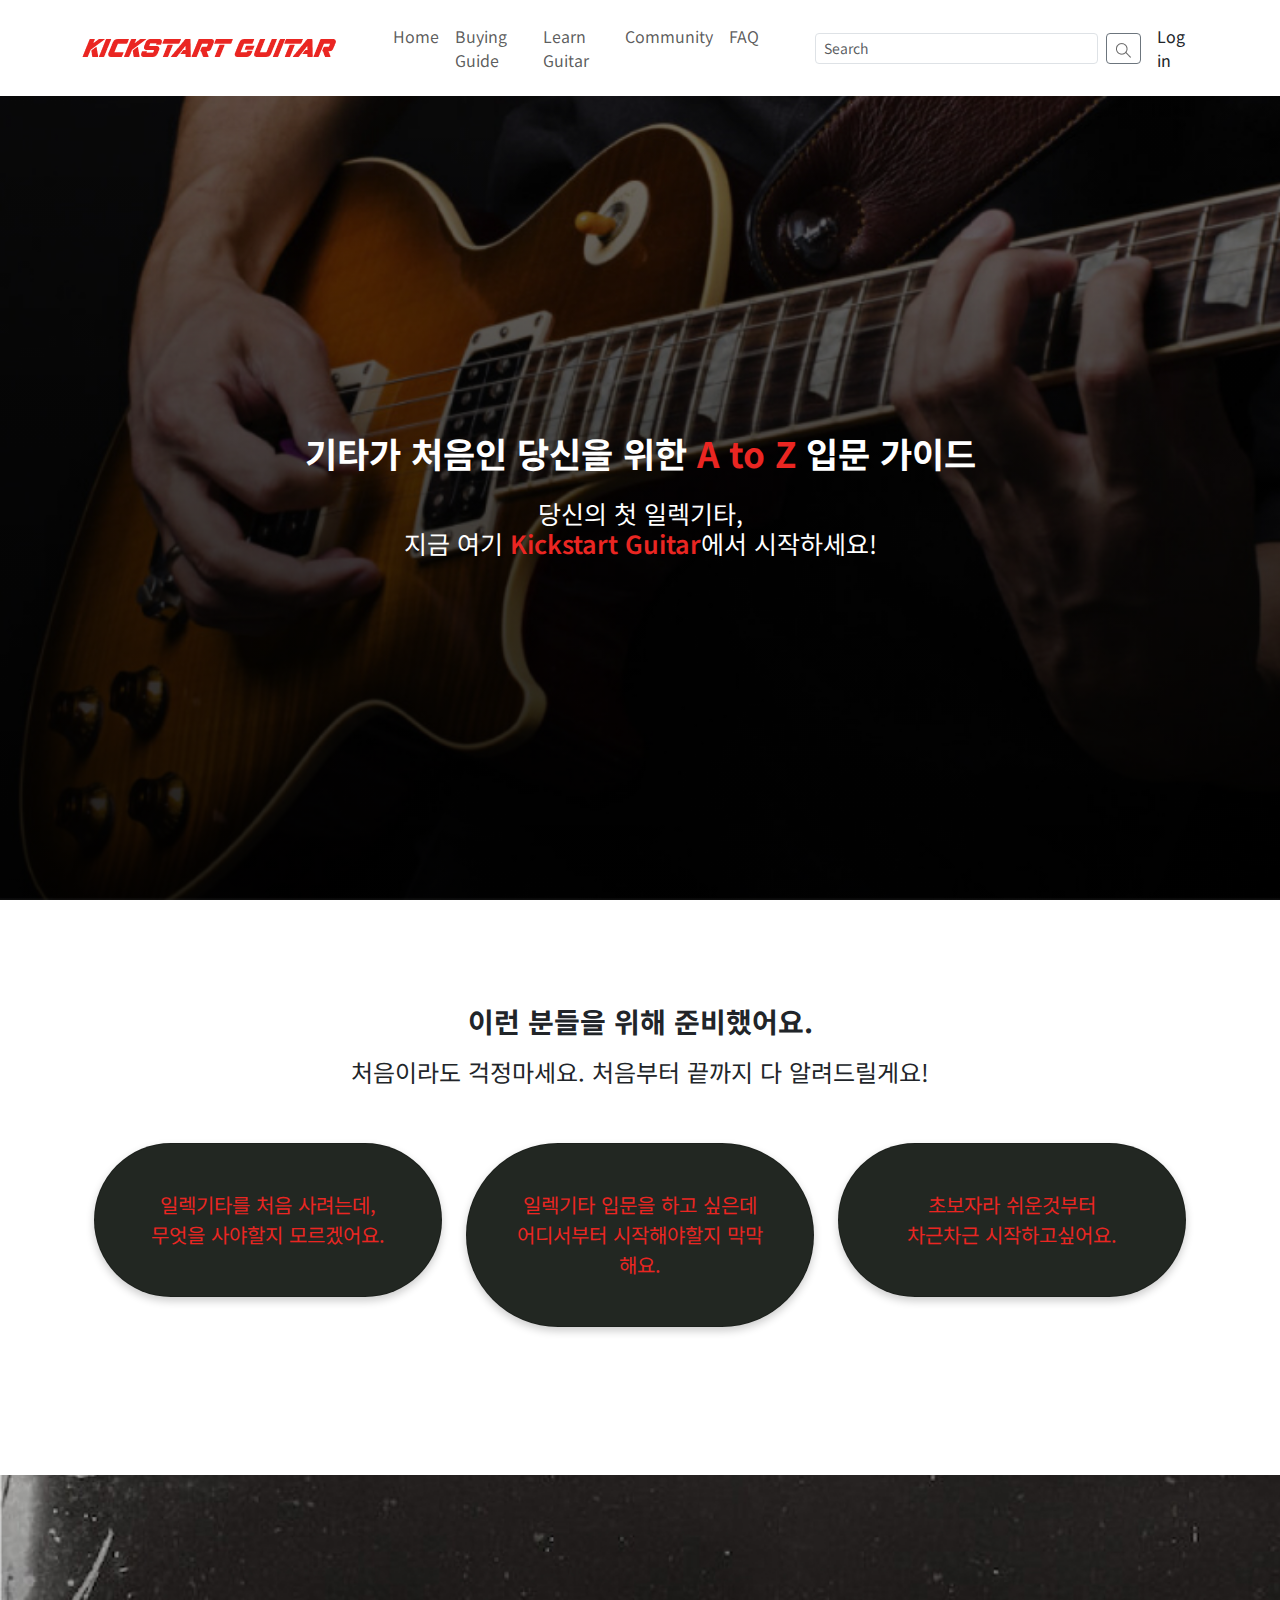
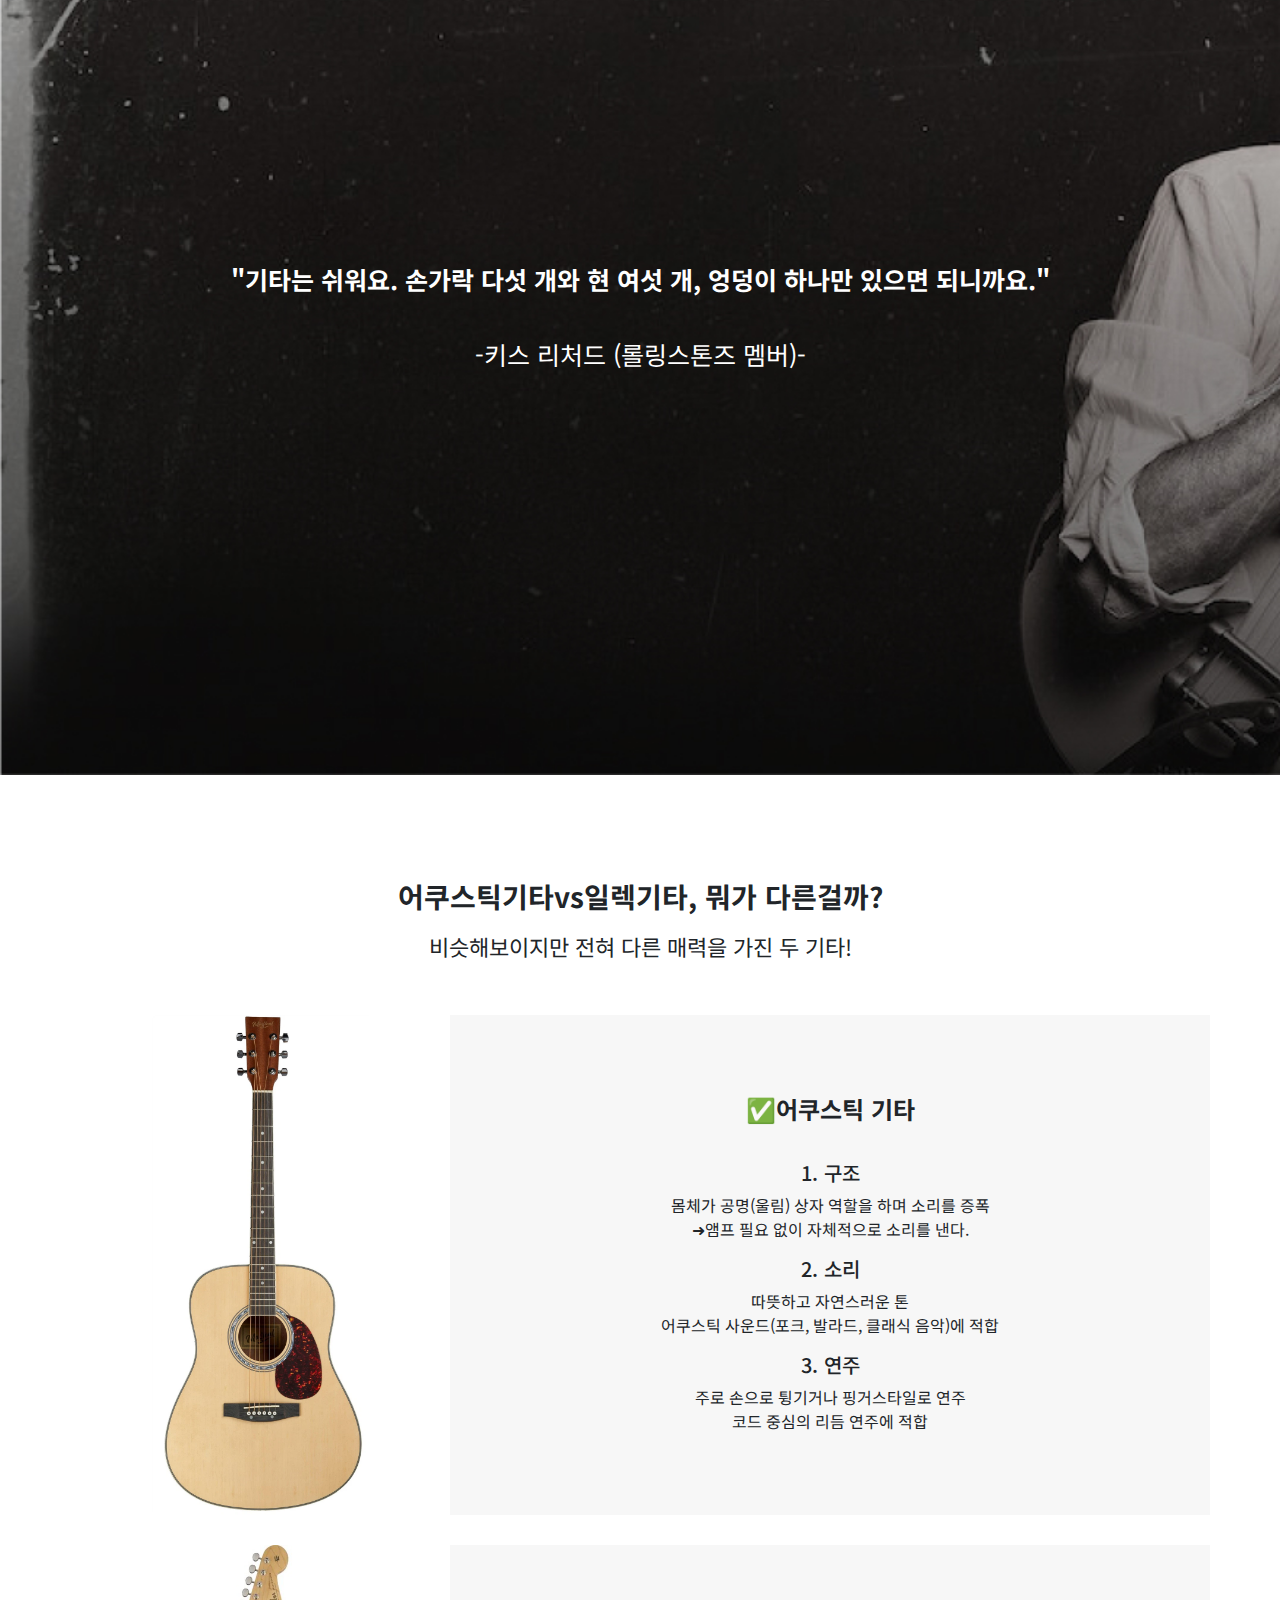
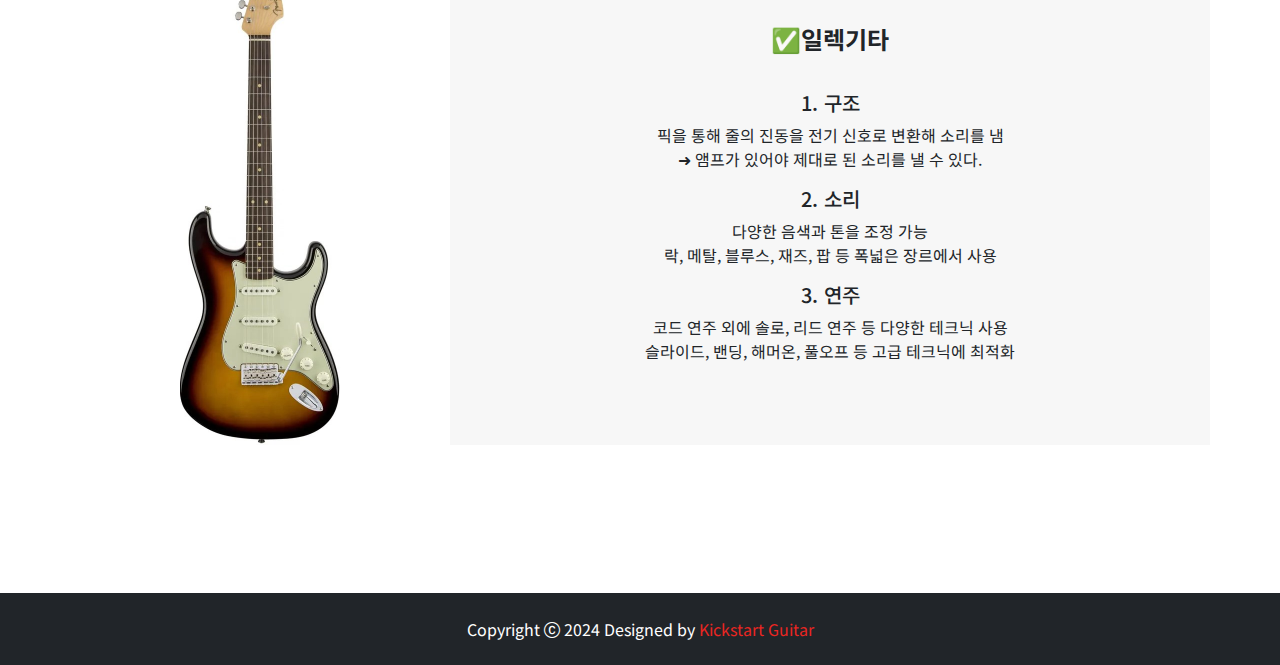
<file: index.html>
<!doctype html>
<html lang="ko">
  <head>
    <meta charset="utf-8">
    <meta charset="utf-8">
    <meta name="viewport" content="width=device-width, initial-scale=1">
    <title>KICKSTART GUITAR</title>
    <link href="https://cdn.jsdelivr.net/npm/bootstrap@5.3.3/dist/css/bootstrap.min.css" rel="stylesheet" integrity="sha384-QWTKZyjpPEjISv5WaRU9OFeRpok6YctnYmDr5pNlyT2bRjXh0JMhjY6hW+ALEwIH" crossorigin="anonymous">
    <link rel="stylesheet" href="style.css">
    <link rel="stylesheet" href="https://cdn.jsdelivr.net/npm/bootstrap-icons@1.11.3/font/bootstrap-icons.min.css">

    <link rel="preconnect" href="https://fonts.googleapis.com">
<link rel="preconnect" href="https://fonts.gstatic.com" crossorigin>
<link href="https://fonts.googleapis.com/css2?family=Gowun+Batang&family=Nanum+Gothic+Coding&family=Noto+Sans+KR:wght@100..900&family=Noto+Serif+KR:wght@200..900&family=Poor+Story&display=swap" rel="stylesheet">
</head>
<body data-bs-spy="scroll" data-bs-target="#nav-menu"></body>
<!--네비게이션 시작-->
<nav class="navbar navbar-expand-md bg-white navbar-white fixed-top"> 
    <div class="container">
            <img src="Logo.png" alt="로고"></a>

        <button class="navbar-toggler" type="button" data-bs-toggle="collapse" data-bs-target="#nav-menu"
            aria-controls="nav-menu" aria-expanded="false" aria-label="메뉴">
            <span class="navbar-toggler-icon"></span>
        </button>

        <div class="collapse navbar-collapse" id="nav-menu">
            <ul class="navbar-nav ms-5 my-2">
                <li class="nav-item" ><a class="nav-link" href="index.html">Home</a></li>
                <li class="nav-item"><a class="nav-link" href="buying guide.html">Buying Guide</a></li>
                <li class="nav-item"><a class="nav-link" href="learn guitar.html">Learn Guitar</a></li>
                <li class="nav-item"><a class="nav-link" href="community.html">Community</a></li>
                <li class="nav-item"><a class="nav-link" href="FAQ.html">FAQ</a></li>
            </ul>
        </div>
        <form class="d-flex ms-5" role="search">
            <input class="form-control form-control-sm me-2" type="search" placeholder="Search" aria-label="Search">
            <button class="btn btn-sm btn-outline-secondary" type="submit"><img src="image/search.png" alt="검색"></a>
            </button>
          </form>
          <div class="ms-3">Log in</div>
    </div>
</nav>
<!-- 네비게이션 끝 -->

<!-- 헤더 영역 시작 -->
<header id="home" class="d-flex justify-content-center align-items-center vh-100 text-white" >
  <!--        style="background-image: url('image/header.jpg'); background-size: cover; background-position: center; background-repeat: no-repeat; margin: 0; padding: 0;">-->
  <div class="text-center" style="width: 100%; margin-top: 10vh;">
    <h1 class="fw-bold mb-4" style="font-size: 35px;">기타가 처음인 당신을 위한 <span style="color: #EA2622; ">A to Z</span> 입문 가이드 </h1>
    <h4 class="mb-0" style="font-size: 25px;">당신의 첫 일렉기타,  <br> 지금 여기 <span style="color: #EA2622; font-weight: 600;">Kickstart Guitar</span>에서 시작하세요!</h4>
  </div>
</header> 

<!-- 헤더 영역 끝 -->

<!-- 인트로 시작 -->
<section class="container text-center " style=" margin-top:100px;" id="intro">
    <p>이런 분들을 위해 준비했어요.</p>
    <p> </p>
    <h4>처음이라도 걱정마세요. 처음부터 끝까지 다 알려드릴게요!</h4>


  <div class="container  overflow-hidden py-5 text-center" style=margin-bottom:100px;>
    <div class="row" >
      <div class="col" >
        <card class="card">
            <div class="card-body" style="font-size: 20px;color:#EA2622;">
                일렉기타를 처음 사려는데, <br>  무엇을 사야할지 모르겠어요.
            </div>
          </card>
      </div>
      <div class="col">
        <card class="card">
            <div class="card-body" style="font-size: 20px;color:#EA2622;">
                일렉기타 입문을 하고 싶은데 <br> 어디서부터 시작해야할지 막막해요.
            </div>
          </card>
      </div>
      <div class="col">
        <card class="card">
            <div class="card-body" style="font-size: 20px;color:#EA2622;">
                초보자라 쉬운것부터 <br>  차근차근 시작하고싶어요.
            </div>
          </card>
      </div>
    </div>
  </div>
</section>
<!-- 인트로 끝 -->
  
<!-- 명언 시작 -->
<div class="d-flex justify-content-center align-items-center vh-100 text-white " id="easy">
  <p><b>"기타는 쉬워요. 손가락 다섯 개와 현 여섯 개, 엉덩이 하나만 있으면 되니까요."</b> <br><br> -키스 리처드 (롤링스톤즈 멤버)-  </p>
</div>
<!-- 명언 끝 -->

<!-- 기타비교 시작 -->
<section class="container text-center " style=" margin-top:100px;" id="compare">
  <p>어쿠스틱기타vs일렉기타, 뭐가 다른걸까?</p>
  <p> </p>
  <h4>비슷해보이지만 전혀 다른 매력을 가진 두 기타!</h4>
</section>
<div class="container  overflow-hidden py-5 text-center " >
  <div class="row" style=" argin-top:50px;">
    <div class="col-md-4" style="max-width: 540px;">
      <img src="image/guitar1.jpg" class="img-fluid rounded-start" style="max-height: 500px; ">
    </div>
    <div class="col-md-8" style="background-color: #f7f7f7;">
      <div class="card-body" style="margin-top:80px;">
        <h4 class="card-title"><b>✅어쿠스틱 기타</b></h4>
        <pre>  </pre>
        <h5>1. 구조</h5>
        <p >몸체가 공명(울림) 상자 역할을 하며 소리를 증폭<br>
          &#10140;앰프 필요 없이 자체적으로 소리를 낸다.</p>
          <h5>2. 소리</h5>
        <p > 따뜻하고 자연스러운 톤 <br>
          어쿠스틱 사운드(포크, 발라드, 클래식 음악)에 적합</p>
          <h5>3. 연주</h5>
        <p >주로 손으로 튕기거나 핑거스타일로 연주 <br>
          코드 중심의 리듬 연주에 적합</p>
      </div>
    </div>
    </div>
    <div class="row" style="margin-bottom:100px; margin-top:30px;">
    <div class="col-md-4"> 
      <img src="image/guitar2.jpg" class="img-fluid rounded-start" style="max-height: 500px; ">
    </div>
    <div class="col-md-8" style="background-color: #f7f7f7;" >
      <div class="card-body" style="margin-top:80px;">
        <h4 class="card-title"><b>✅일렉기타</b></h4>
        <pre>  </pre>
        <h5>1. 구조</h5>
        <p >픽을 통해 줄의 진동을 전기 신호로 변환해 소리를 냄<br>
          &#10140; 앰프가 있어야 제대로 된 소리를 낼 수 있다.</p>
          <h5>2. 소리</h5>
        <p > 다양한 음색과 톤을 조정 가능  <br>
          락, 메탈, 블루스, 재즈, 팝 등 폭넓은 장르에서 사용</p>
          <h5>3. 연주</h5>
        <p >코드 연주 외에 솔로, 리드 연주 등 다양한 테크닉 사용 <br>
          슬라이드, 밴딩, 해머온, 풀오프 등 고급 테크닉에 최적화</p>
      </div>
    </div>
  
  </div>
</div>
<!--비교 끝-->


<!-- 풋터 시작 -->
<footer class="bg-dark text-white">
  <div class="container text-center">
      <p class="py-4 mb-0">Copyright <i class="bi bi-c-circle"></i> 2024 Designed by <a
              href="https://www.codethem.co.kr/" target="_blank"
              class="text-decoration-none" style="color: #EA2622">Kickstart Guitar </a></p>
  </div>
</footer>
<!-- 풋터 끝 -->


<script src="https://cdn.jsdelivr.net/npm/bootstrap@5.3.3/dist/js/bootstrap.bundle.min.js" integrity="sha384-YvpcrYf0tY3lHB60NNkmXc5s9fDVZLESaAA55NDzOxhy9GkcIdslK1eN7N6jIeHz" crossorigin="anonymous"></script>
</script>
</html>
</file>
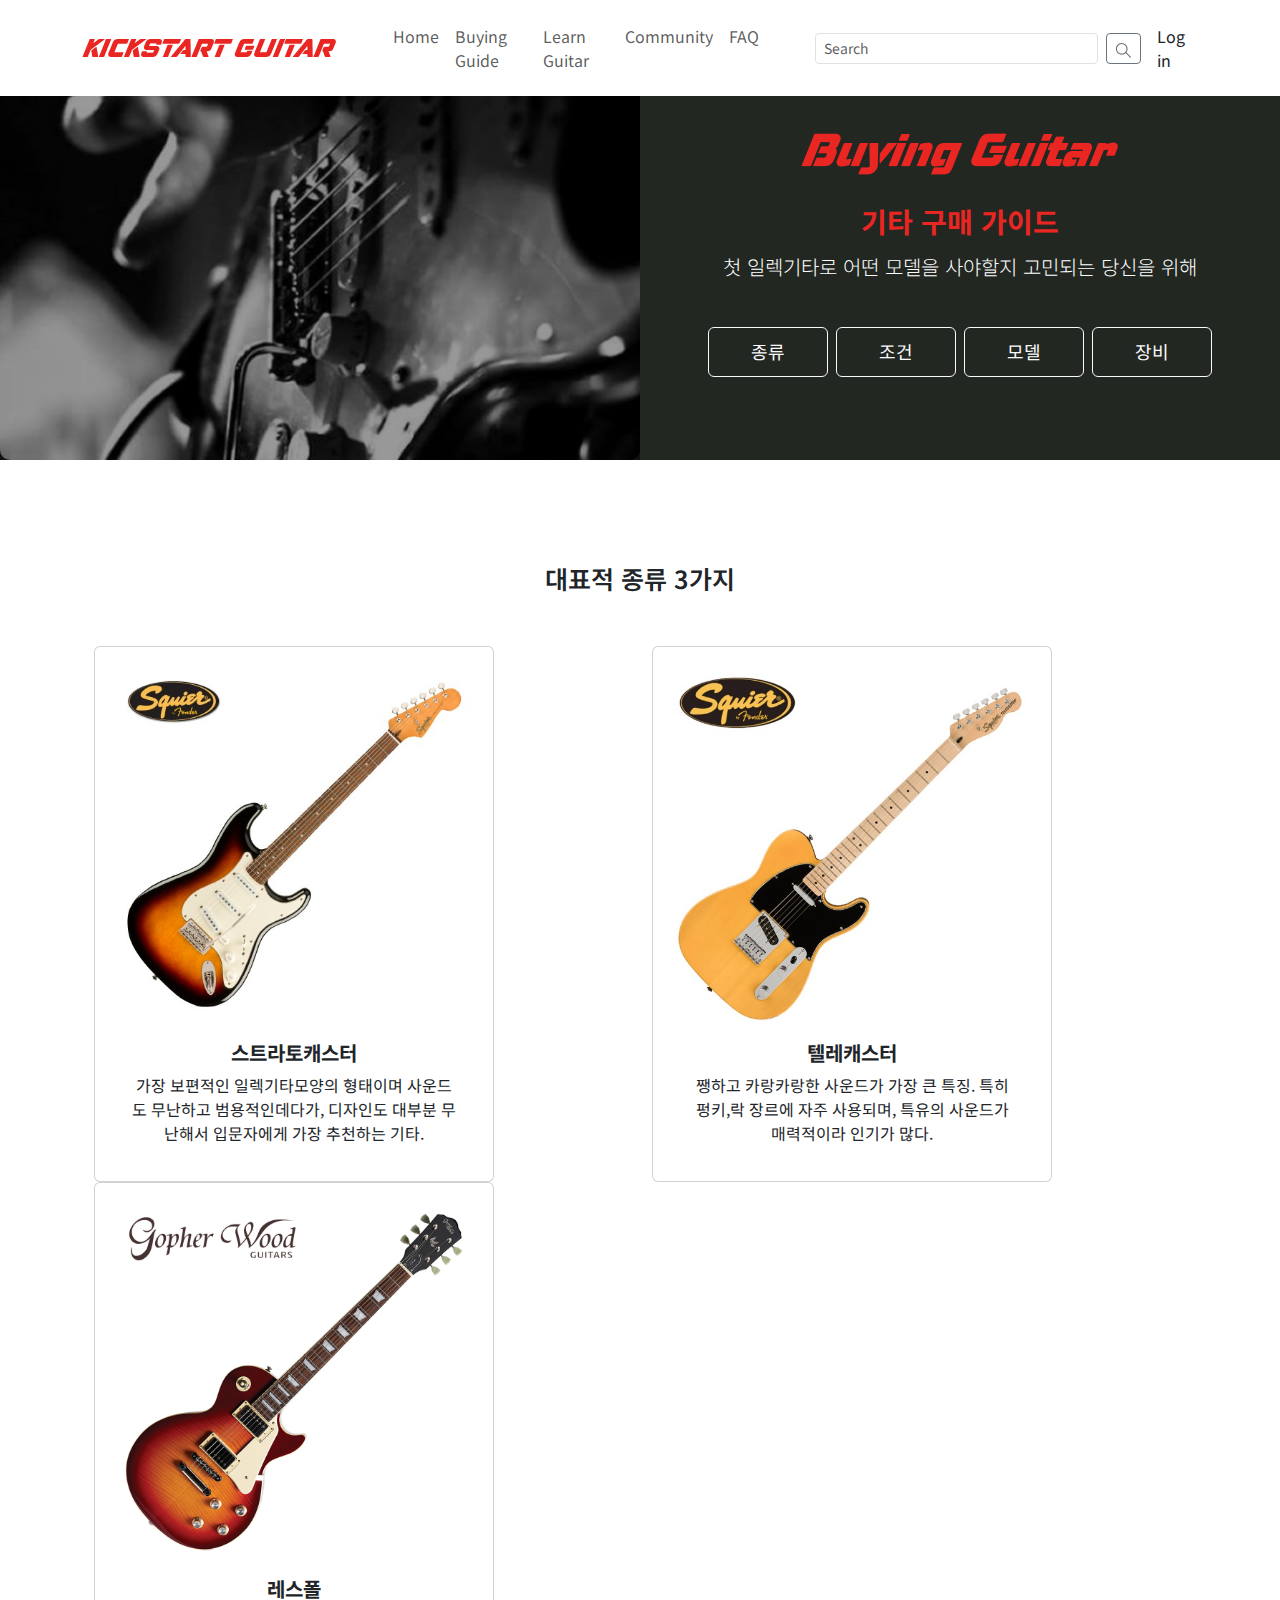
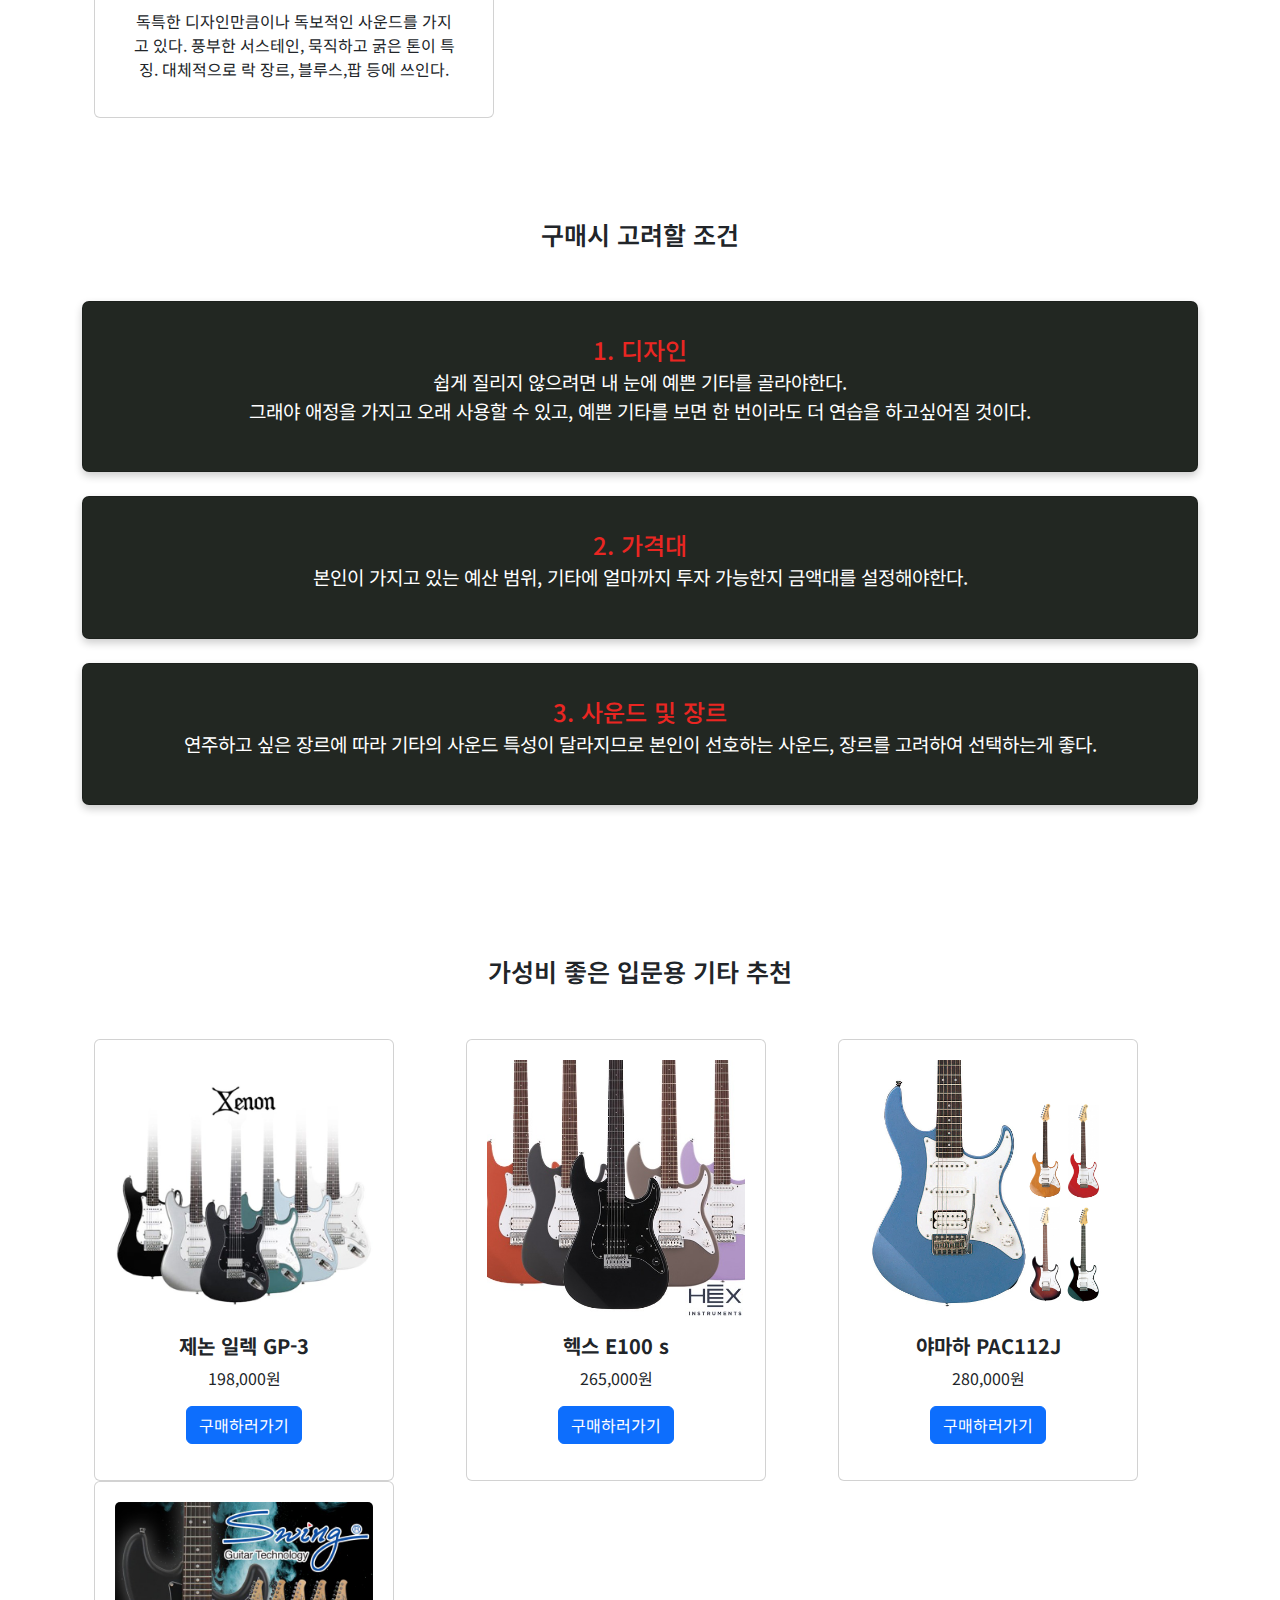
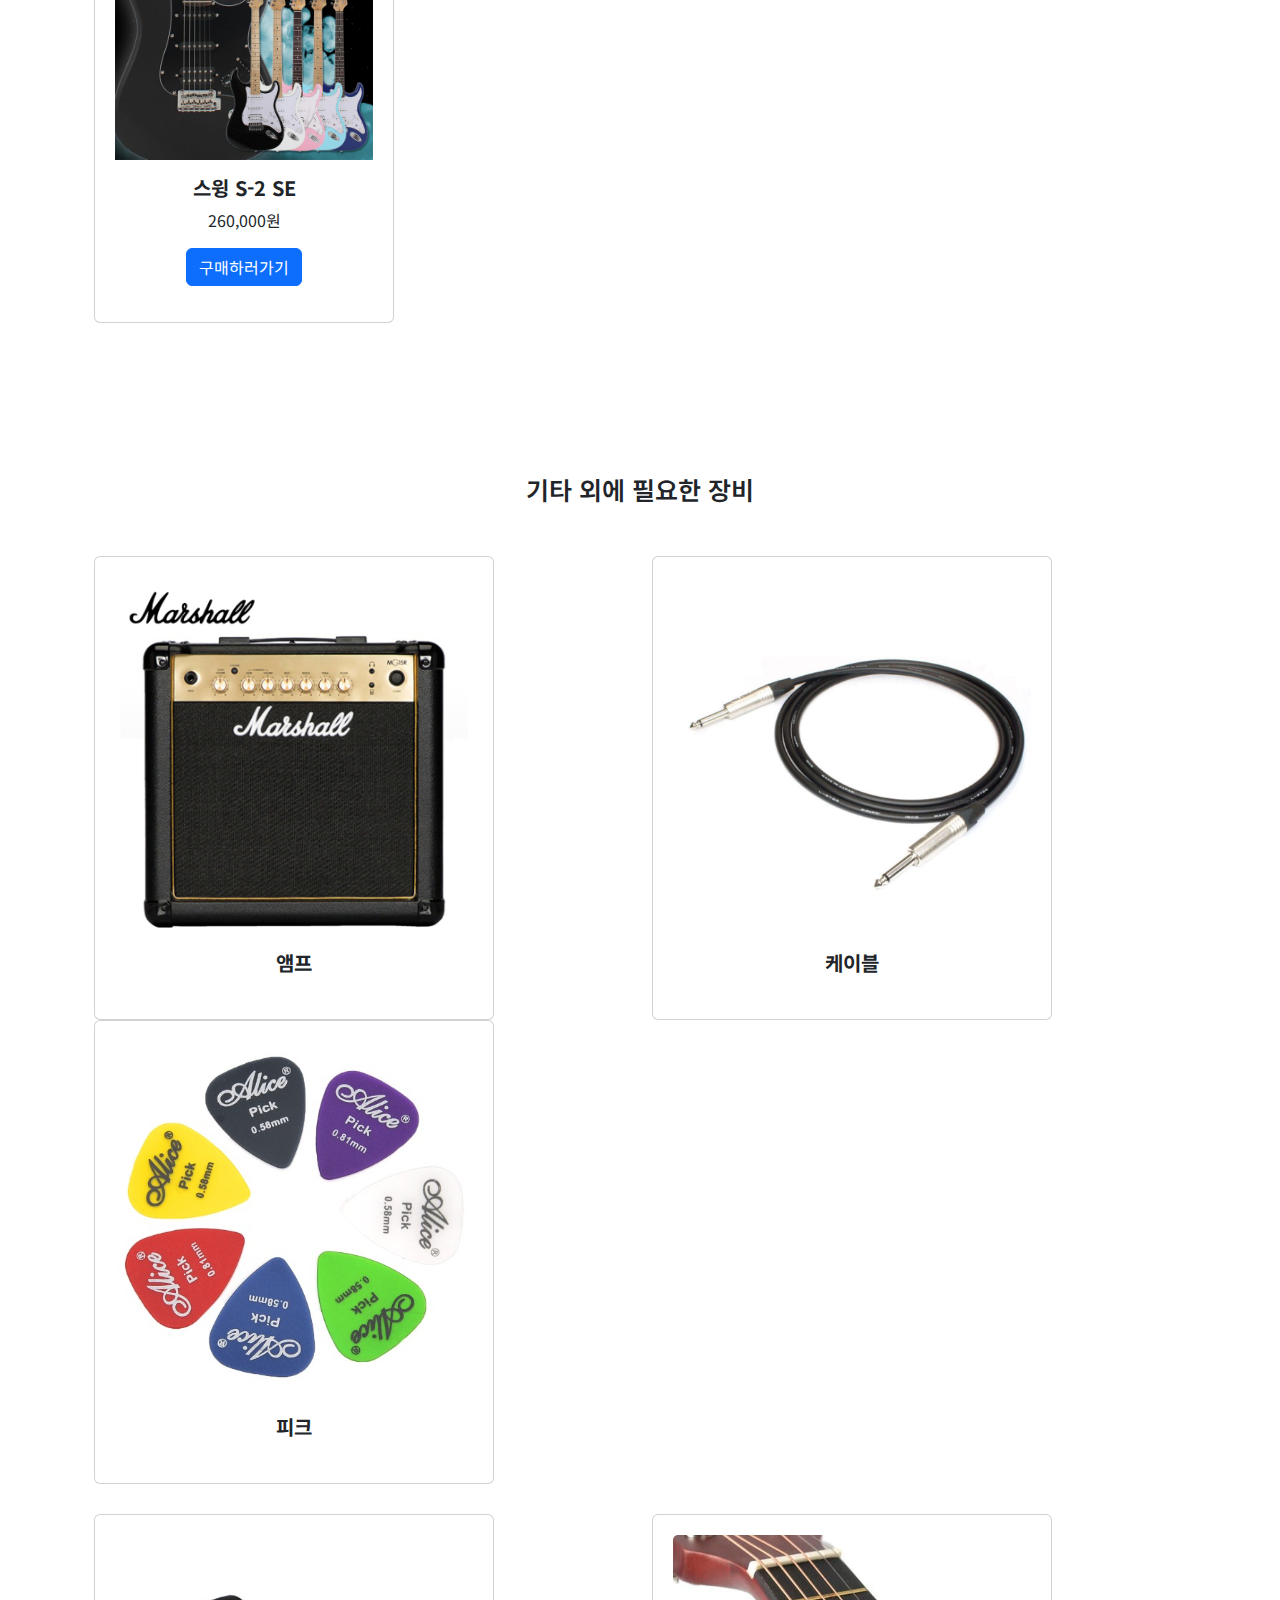
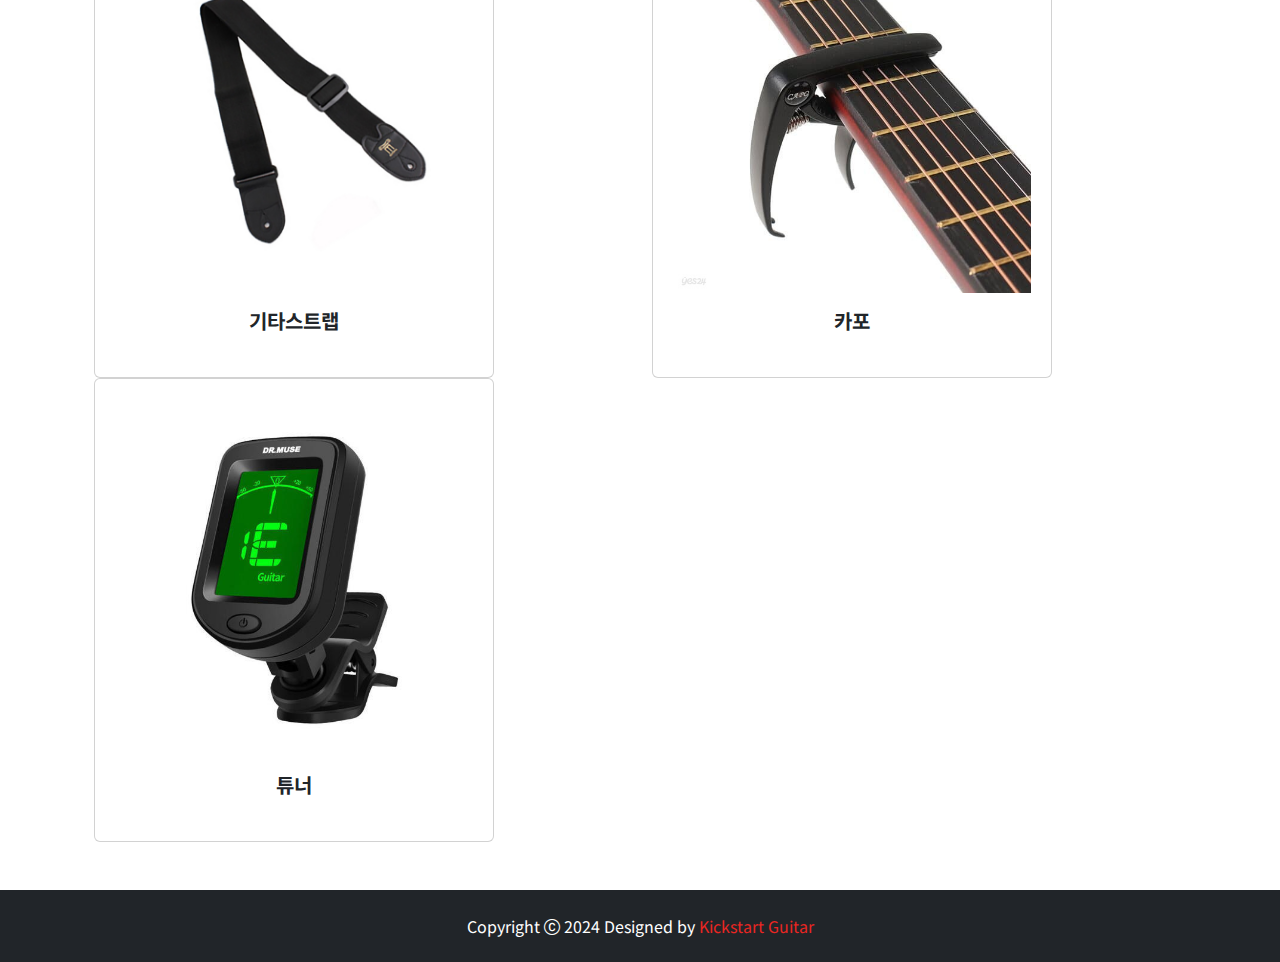
<file: buying guide.html>
<!doctype html>
<html lang="ko">
  <head>
    <meta charset="utf-8">
    <meta name="viewport" content="width=device-width, initial-scale=1">
    <title>Buying Guide</title>
    <link href="https://cdn.jsdelivr.net/npm/bootstrap@5.3.3/dist/css/bootstrap.min.css" rel="stylesheet" integrity="sha384-QWTKZyjpPEjISv5WaRU9OFeRpok6YctnYmDr5pNlyT2bRjXh0JMhjY6hW+ALEwIH" crossorigin="anonymous">
    <link rel="stylesheet" href="buying.css">
    <link rel="stylesheet" href="https://cdn.jsdelivr.net/npm/bootstrap-icons@1.11.3/font/bootstrap-icons.min.css">

    <link rel="preconnect" href="https://fonts.googleapis.com">
<link rel="preconnect" href="https://fonts.gstatic.com" crossorigin>
<link href="https://fonts.googleapis.com/css2?family=Gowun+Batang&family=Nanum+Gothic+Coding&family=Noto+Sans+KR:wght@100..900&family=Noto+Serif+KR:wght@200..900&family=Poor+Story&display=swap" rel="stylesheet">
</head>
<body data-bs-spy="scroll" data-bs-target="#nav-menu"></body>
<!--네비게이션 시작-->
<nav class="navbar navbar-expand-md bg-white navbar-white fixed-top"> 
    <div class="container">
            <img src="image/Logo.png" alt="로고"></a>

        <button class="navbar-toggler" type="button" data-bs-toggle="collapse" data-bs-target="#nav-menu"
            aria-controls="nav-menu" aria-expanded="false" aria-label="메뉴">
            <span class="navbar-toggler-icon"></span>
        </button>

        <div class="collapse navbar-collapse" id="nav-menu">
            <ul class="navbar-nav ms-5 my-2">
                <li class="nav-item" ><a class="nav-link" href="index.html">Home</a></li>
                <li class="nav-item"><a class="nav-link" href="buying guide.html">Buying Guide</a></li>
                <li class="nav-item"><a class="nav-link" href="learn guitar.html">Learn Guitar</a></li>
                <li class="nav-item"><a class="nav-link" href="community.html">Community</a></li>
                <li class="nav-item"><a class="nav-link" href="FAQ.html">FAQ</a></li>
            </ul>
        </div>
        <form class="d-flex ms-5" role="search">
            <input class="form-control form-control-sm me-2" type="search" placeholder="Search" aria-label="Search">
            <button class="btn btn-sm btn-outline-secondary" type="submit"><img src="image/search.png" alt="검색"></a>
            </button>
          </form>
          <div class="ms-3">Log in</div>
    </div>
</nav>
<!-- 네비게이션 끝 -->

 <!-- 헤더 영역 시작 -->
  <header class="d-flex heigh-70px text-white" style="background-color: #222722;">
    <div class="d-flex justify-content-center align-items-center" style="width: 50%; background-color: #111;">
        <img src="image/guitar.png" 
          style="width: 100%; height: 100%; object-fit: cover; border-radius: 10px;">
      </div>
    <div class="d-flex flex-column justify-content-center align-items-center" style="width: 50%;">
      <div class="text-center">
        <img src="image/buying.png"style="margin-bottom: 30px;  margin-top: 50px;"  >
        <h1 class="fw-bold mb-3" style="font-size: 28px; color: #EA2622">기타 구매 가이드</h1>
        <h4 class="mb-4" style="font-size: 20px; font-weight: 300; color: #ffffff">첫 일렉기타로 어떤 모델을 사야할지 고민되는 당신을 위해</h4>
      </div>
      <div class="d-flex justify-content-center gap-2 mt-4">
        <a class="btn btn-outline-light" href="#type" style="width: 120px; height: 50px; font-size: 18px; padding:10px;">종류</a>
        <a class="btn btn-outline-light" href="#condition" style="width: 120px; height: 50px; font-size: 18px; padding:10px;">조건</a>
        <a class="btn btn-outline-light" href="#model" style="width: 120px; height: 50px; font-size: 18px; padding:10px;">모델</a>
        <a class="btn btn-outline-light" href="#equipment" style="width: 120px; height: 50px; font-size: 18px; padding:10px;">장비</a>
      </div>
    </div>
  </header>

  <!--기타 종류-->
  <section id="type"  class="container text-center " style=" margin-top:100px;">
    <div>대표적 종류 3가지</div>
    </section>
  
  <div class="container  overflow-hidden py-5 text-center">
    <div class="container text-center">
      <div class="row">
        <div class="col">
          <div class="card" style="width: 400px; padding: 20px;">
            <img src="image/g1.jpg" class="card-img-top">
            <div class="card-body">
              <h5 class="card-title"><b>스트라토캐스터</b></h5>
              <p class="card-text">가장 보편적인 일렉기타모양의 형태이며
                사운드도 무난하고 범용적인데다가, 디자인도 대부분 무난해서
                입문자에게 가장 추천하는 기타.
              </p>
            </div>
          </div>
        </div>
        <div class="col">
          <div class="card" style="width: 400px; padding: 20px;">
            <img src="image/g2.jpg" class="card-img-top">
            <div class="card-body">
              <h5 class="card-title"><b>텔레캐스터</b></h5>
              <p class="card-text">쨍하고 카랑카랑한 사운드가 가장 큰 특징.
                특히 펑키,락 장르에 자주 사용되며, 특유의 사운드가 매력적이라 인기가 많다.</p>
            </div>
          </div>
        </div>
        <div class="col">
          <div class="card" style="width: 400px; padding: 20px;">
            <img src="image/g3.jpg" class="card-img-top" >
            <div class="card-body">
              <h5 class="card-title"><b>레스폴</b></h5>
              <p class="card-text">독특한 디자인만큼이나 독보적인 사운드를 가지고 있다. 풍부한 서스테인, 묵직하고 굵은 톤이 특징.
                대체적으로 락 장르, 블루스,팝 등에 쓰인다.
                ​</p>
            </div>
          </div>
        </div>
      </div>
    </div>
    </div>

  <!--기타 종류 끝-->
  <!--고려할 조건-->  
  <section id="condition" class="container text-center " style=" margin-top:50px;" >
    <div>구매시 고려할 조건</div>
  </section>
  <div class="container overflow-hidden py-5 text-center">
    <div class="row flex-column align-items-center">
      <div class="col mb-4">
        <div class="card h-100" id="card">
          <div class="card-body1" style="font-size: 24px; color: #EA2622;">
            <div style="font-weight: 500;">1. 디자인 </div>
          </div>
          <div class="card-body2 text-white" style="font-size: 19px; color: #ffffff;">
            <p>쉽게 질리지 않으려면 내 눈에 예쁜 기타를 골라야한다. <br>
              그래야 애정을 가지고 오래 사용할 수 있고, 예쁜 기타를 보면 한 번이라도 더 연습을 하고싶어질 것이다.</p>
          </div>
        </div>
      </div>
      <div class="col mb-4">
        <div class="card h-100" id="card">
          <div class="card-body1" style="font-size: 24px; color: #EA2622;">
            <div style="font-weight: 500;">2. 가격대 </div>
          </div>
          <div class="card-body2 text-white" style="font-size: 19px; color: #ffffff;">
            <p>본인이 가지고 있는 예산 범위, 기타에 얼마까지 투자 가능한지 금액대를 설정해야한다.</p>
          </div>
        </div>
      </div>
      <div class="col">
        <div class="card h-100" id="card">
          <div class="card-body1" style="font-size: 24px; color: #EA2622;">
            <div style="font-weight: 500;">3. 사운드 및 장르 </div>
          </div>
          <div class="card-body2 text-white" style="font-size: 19px; color: #ffffff;">
            <p>연주하고 싶은 장르에 따라 기타의 사운드 특성이 달라지므로 본인이 선호하는 사운드, 장르를 고려하여 선택하는게 좋다.</p>
          </div>
        </div>
      </div>
    </div>
  </div>
  
  <!--조건 끝-->

  <!--추천기타 시작-->
<section class="container text-center " style=" margin-top:100px;" id="model">
  <div>가성비 좋은 입문용 기타 추천</div>
  </section>

<div class="container  overflow-hidden py-5 text-center">
  <div class="container text-center">
    <div class="row">
      <div class="col">
        <div class="card" style="width: 300px; padding: 20px;">
          <img src="image/buy1.jpg" class="card-img-top">
          <div class="card-body">
            <h5 class="card-title"><b>제논 일렉 GP-3 </b></h5>
            <p class="card-text">198,000원
            </p>
            <a href="https://search.shopping.naver.com/catalog/50561070600?query=%EC%9E%85%EB%AC%B8%EC%9A%A9%20%EC%9D%BC%EB%A0%89%EA%B8%B0%ED%83%80&NaPm=ct%3Dm4n2g24w%7Cci%3D144ea9d940ac0ff6631872be261c4bf07921d9bc%7Ctr%3Dslsl%7Csn%3D95694%7Chk%3D0cadb9cadfc48f21d59b12832e0965a56defcdcc" 
            class="btn btn-primary">구매하러가기</a>
          </div>
        </div>
      </div>
      <div class="col">
        <div class="card" style="width: 300px; padding: 20px;">
          <img src="image/buy2.jpg" class="card-img-top">
          <div class="card-body">
            <h5 class="card-title"><b>헥스 E100 s</b></h5>
            <p class="card-text">265,000원
            </p>
            <a href="https://search.shopping.naver.com/catalog/32289818618?query=%EC%9E%85%EB%AC%B8%EC%9A%A9%20%EC%9D%BC%EB%A0%89%EA%B8%B0%ED%83%80&NaPm=ct%3Dm4n212s8%7Cci%3D9b7ee5353056360e03ff133676364b1a8b742437%7Ctr%3Dslsl%7Csn%3D95694%7Chk%3D761232d0990715190c682a808b25f7f7c5963f63" 
            class="btn btn-primary">구매하러가기</a>
          </div>
        </div>
      </div>
      <div class="col">
        <div class="card" style="width: 300px; padding: 20px;">
          <img src="image/buy3.jpg" class="card-img-top">
          <div class="card-body">
            <h5 class="card-title"><b>야마하 PAC112J</b></h5>
            <p class="card-text">280,000원
            </p>
            <a href="https://smartstore.naver.com/akkishow/products/350883694?NaPm=ct%3Dm4n22pfc%7Cci%3Deced5013ed7e5cd8d3f3a822e926f2238a6f5628%7Ctr%3Dslsl%7Csn%3D325647%7Chk%3Dfc192f34080e29ffabc148e613007c012fcd606f&nl-au=cc36f9859f4146a9afb8495afc07392f&nl-query=%EC%9E%85%EB%AC%B8%EC%9A%A9+%EC%9D%BC%EB%A0%89%EA%B8%B0%ED%83%80" 
            class="btn btn-primary">구매하러가기</a>
          </div>
        </div>
      </div>
      <div class="col">
        <div class="card" style="width: 300px; padding: 20px;">
          <img src="image/buy4.jpg" class="card-img-top">
          <div class="card-body">
            <h5 class="card-title"><b>스윙 S-2 SE </b></h5>
            <p class="card-text">260,000원
            </p>
            <a href="https://search.shopping.naver.com/catalog/48418256996?query=%EC%9E%85%EB%AC%B8%EC%9A%A9%20%EC%9D%BC%EB%A0%89%EA%B8%B0%ED%83%80&NaPm=ct%3Dm4n29ghc%7Cci%3Dfa48a32061c801e1ba5a5fc8377c78fa5717bead%7Ctr%3Dslsl%7Csn%3D95694%7Chk%3D8c62970042ee400504d7e6c3b4b8619f4f08deea" 
            class="btn btn-primary">구매하러가기</a>
          </div>
        </div>
      </div>
      </div>
    </div>
  </div>
  </div>

<!--추천 끝-->

<!--장비-->
<section class="container text-center " style=" margin-top:100px;" id="equipment">
  <div>기타 외에 필요한 장비</div>
  </section>
  
  <div class="container  overflow-hidden py-5 text-center">
    <div class="container text-center">
      <div class="row" style="margin-bottom: 30px;">
        <div class="col">
          <div class="card" style="width: 400px; padding: 20px;">
            <img src="image/amp.jpg" class="card-img-top">
            <div class="card-body">
              <h5 class="card-title"><b>앰프</b></h5>
            </div>
          </div>
        </div>
        <div class="col">
          <div class="card" style="width: 400px; padding: 20px;">
            <img src="image/cable.jpg" class="card-img-top">
            <div class="card-body">
              <h5 class="card-title"><b>케이블</b></h5>
            </div>
          </div>
        </div>
        <div class="col">
          <div class="card" style="width: 400px; padding: 20px;">
            <img src="image/pick.jpg" class="card-img-top" >
            <div class="card-body">
              <h5 class="card-title"><b>피크</b></h5>
            </div>
          </div>
        </div>
        </div>
        <div class="row">
          <div class="col">
            <div class="card" style="width: 400px; padding: 20px;">
              <img src="image/strap.jpg" class="card-img-top">
              <div class="card-body">
                <h5 class="card-title"><b>기타스트랩</b></h5>
              </div>
            </div>
          </div>
          <div class="col">
            <div class="card" style="width: 400px; padding: 20px;">
              <img src="image/capo.jpg" class="card-img-top">
              <div class="card-body">
                <h5 class="card-title"><b>카포</b></h5>
              </div>
            </div>
          </div>
          <div class="col">
            <div class="card" style="width: 400px; padding: 20px;">
              <img src="image/tuner.jpg" class="card-img-top" >
              <div class="card-body">
                <h5 class="card-title"><b>튜너</b></h5>
              </div>
            </div>
          </div>
      </div>
      </div>
    </div>
<!--장비 끝-->

<!-- 풋터 시작 -->
<footer class="bg-dark text-white">
  <div class="container text-center">
      <p class="py-4 mb-0">Copyright <i class="bi bi-c-circle"></i> 2024 Designed by <a
              href="https://www.codethem.co.kr/" target="_blank"
              class="text-decoration-none" style="color: #EA2622">Kickstart Guitar </a></p>
  </div>
</footer>
<!-- 풋터 끝 -->

  
  <script src="https://cdn.jsdelivr.net/npm/bootstrap@5.3.3/dist/js/bootstrap.bundle.min.js" integrity="sha384-YvpcrYf0tY3lHB60NNkmXc5s9fDVZLESaAA55NDzOxhy9GkcIdslK1eN7N6jIeHz" crossorigin="anonymous"></script>
  </script>
  </html>
</file>
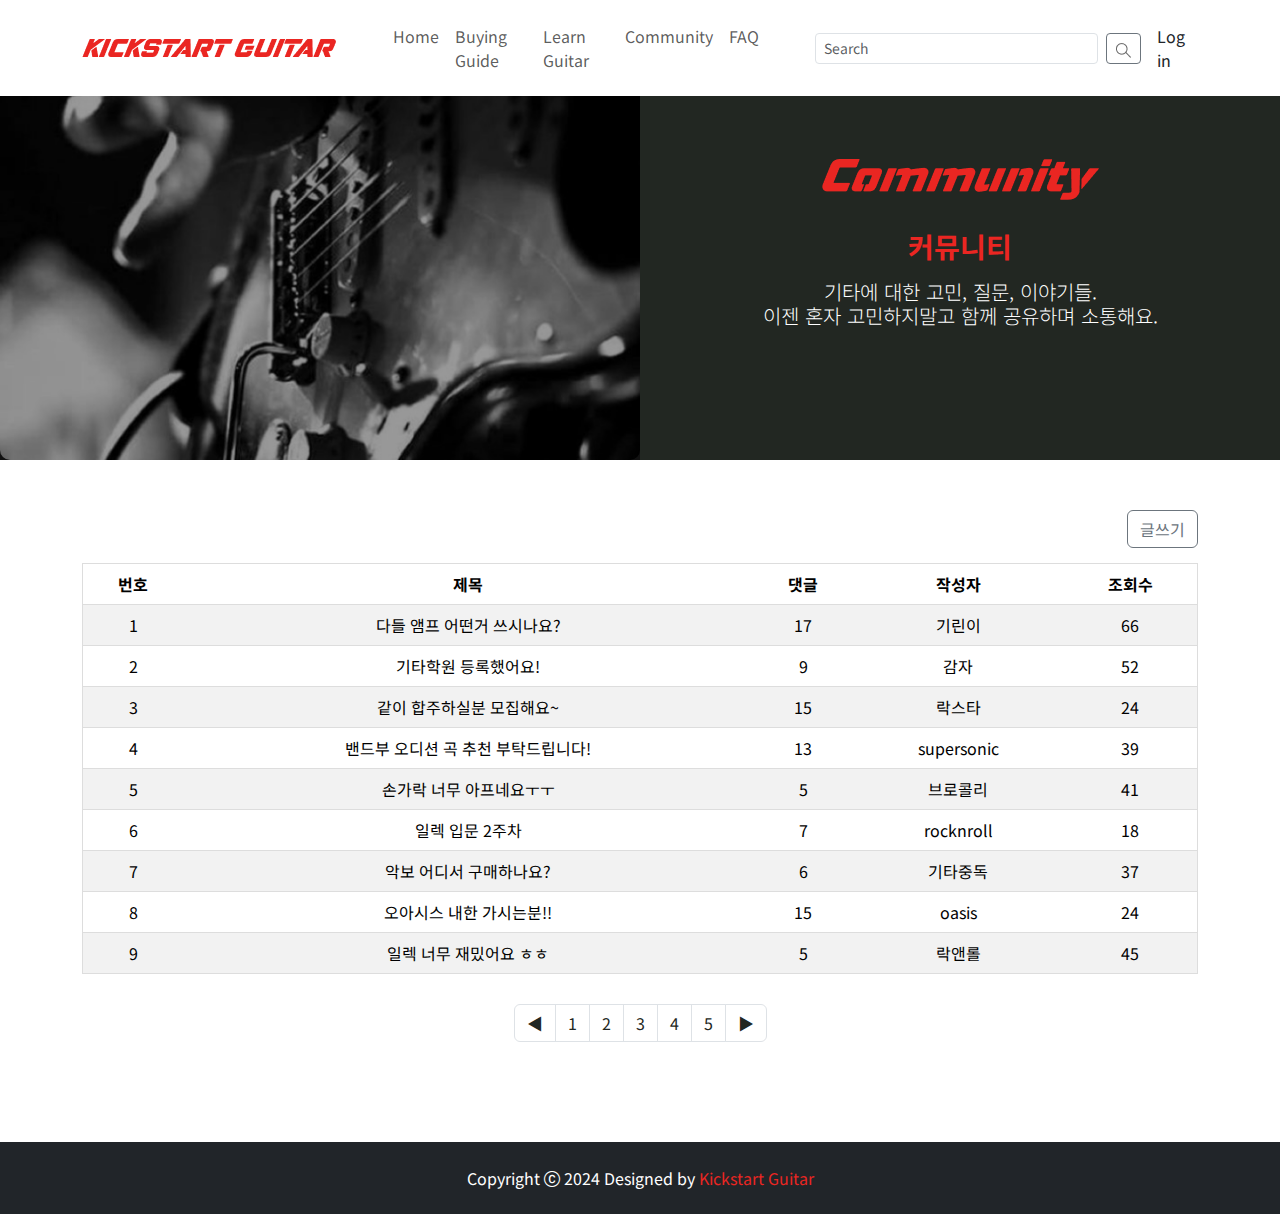
<file: community.html>
<!doctype html>
<html lang="ko">
  <head>
    <meta charset="utf-8">
    <meta charset="utf-8">
    <meta name="viewport" content="width=device-width, initial-scale=1">
    <title>Community</title>
    <link href="https://cdn.jsdelivr.net/npm/bootstrap@5.3.3/dist/css/bootstrap.min.css" rel="stylesheet" integrity="sha384-QWTKZyjpPEjISv5WaRU9OFeRpok6YctnYmDr5pNlyT2bRjXh0JMhjY6hW+ALEwIH" crossorigin="anonymous">
    <link rel="stylesheet" href="buying.css">
    <link rel="stylesheet" href="https://cdn.jsdelivr.net/npm/bootstrap-icons@1.11.3/font/bootstrap-icons.min.css">

    <link rel="preconnect" href="https://fonts.googleapis.com">
<link rel="preconnect" href="https://fonts.gstatic.com" crossorigin>
<link href="https://fonts.googleapis.com/css2?family=Gowun+Batang&family=Nanum+Gothic+Coding&family=Noto+Sans+KR:wght@100..900&family=Noto+Serif+KR:wght@200..900&family=Poor+Story&display=swap" rel="stylesheet">
</head>
<body data-bs-spy="scroll" data-bs-target="#nav-menu"></body>
<!--네비게이션 시작-->
<nav class="navbar navbar-expand-md bg-white navbar-white fixed-top"> 
    <div class="container">
            <img src="image/Logo.png" alt="로고"></a>

        <button class="navbar-toggler" type="button" data-bs-toggle="collapse" data-bs-target="#nav-menu"
            aria-controls="nav-menu" aria-expanded="false" aria-label="메뉴">
            <span class="navbar-toggler-icon"></span>
        </button>

        <div class="collapse navbar-collapse" id="nav-menu">
            <ul class="navbar-nav ms-5 my-2">
                <li class="nav-item" ><a class="nav-link" href="index.html">Home</a></li>
                <li class="nav-item"><a class="nav-link" href="buying guide.html">Buying Guide</a></li>
                <li class="nav-item"><a class="nav-link" href="learn guitar.html">Learn Guitar</a></li>
                <li class="nav-item"><a class="nav-link" href="community.html">Community</a></li>
                <li class="nav-item"><a class="nav-link" href="FAQ.html">FAQ</a></li>
            </ul>
        </div>
        <form class="d-flex ms-5" role="search">
            <input class="form-control form-control-sm me-2" type="search" placeholder="Search" aria-label="Search">
            <button class="btn btn-sm btn-outline-secondary" type="submit"><img src="image/search.png" alt="검색"></a>
            </button>
          </form>
          <div class="ms-3">Log in</div>
    </div>
</nav>
<!-- 네비게이션 끝 -->

  <header class="d-flex heigh-70px text-white" style="background-color: #222722;">
    <!-- 왼쪽: 기타 이미지 -->
    <div class="d-flex justify-content-center align-items-center" style="width: 50%; background-color: #111;">
        <img src="image/guitar.png" 
          style="width: 100%; height: 100%; object-fit: cover; border-radius: 10px;">
      </div>
    <!-- 오른쪽: 텍스트와 버튼 -->
    <div class="d-flex flex-column justify-content-center align-items-center" style="width: 50%;">
      <div class="text-center">
        <img src="image/Community.png"style="margin-bottom: 30px;  margin-top: 50px;"  >
        <h1 class="fw-bold mb-3" style="font-size: 28px; color: #EA2622">커뮤니티</h1>
        <h4 class="mb-4" style="font-size: 20px; font-weight: 300; color: #ffffff">기타에 대한 고민, 질문, 이야기들. <br>이젠 혼자 고민하지말고 함께 공유하며 소통해요. </h4>
      </div>
    </div>
  </header>

<!-- 게시판 시작 -->
<div class="container" style="margin-top: 50px;">
  <button type="button" class="btn btn-outline-secondary" id="b-write" style="margin-bottom: 15px; float: right;">글쓰기</button>
  
  <table class="table table-hover table-striped text-center" style="border: 1px solid #ddd; border-radius: 5px;">
    <thead class="thead-dark">
      <tr>
        <th>번호</th>
        <th>제목</th>
        <th>댓글</th>
        <th>작성자</th>
        <th>조회수</th>
      </tr>
    </thead>
    <tbody>
      <tr>
        <td>1</td>
        <td>다들 앰프 어떤거 쓰시나요?</td>
        <td>17</td>
        <td>기린이</td>
        <td>66</td>
      </tr>
      <tr>
        <td>2</td>
        <td>기타학원 등록했어요!</td>
        <td>9</td>
        <td>감자</td>
        <td>52</td>
      </tr>
      <tr>
        <td>3</td>
        <td>같이 합주하실분 모집해요~</td>
        <td>15</td>
        <td>락스타</td>
        <td>24</td>
      </tr>
      <tr>
        <td>4</td>
        <td>밴드부 오디션 곡 추천 부탁드립니다!</td>
        <td>13</td>
        <td>supersonic</td>
        <td>39</td>
      </tr>
      <tr>
        <td>5</td>
        <td>손가락 너무 아프네요ㅜㅜ</td>
        <td>5</td>
        <td>브로콜리</td>
        <td>41</td>
      </tr>
      <tr>
        <td>6</td>
        <td>일렉 입문 2주차</td>
        <td>7</td>
        <td>rocknroll</td>
        <td>18</td>
      </tr>
      <tr>
        <td>7</td>
        <td>악보 어디서 구매하나요?</td>
        <td>6</td>
        <td>기타중독</td>
        <td>37</td>
      </tr>
      <tr>
        <td>8</td>
        <td>오아시스 내한 가시는분!!</td>
        <td>15</td>
        <td>oasis</td>
        <td>24</td>
      </tr>
      <tr>
        <td>9</td>
        <td>일렉 너무 재밌어요 ㅎㅎ</td>
        <td>5</td>
        <td>락앤롤</td>
        <td>45</td>
      </tr>
    </tbody>
  </table>
</div>
<!-- 게시판 끝 -->
<div>
  <ul class="pagination justify-content-center" style="margin-bottom: 100px; margin-top: 30px;">
    <li class="page-item">
      <a href="#" class="page-link" aria-label="Previous"  style="color:#222722;">
        <span aria-hidden="true">◀</span>
      </a>
    </li>
    <li class="page-item"><a href="#" class="page-link" style="color:#222722;">1</a></li>
    <li class="page-item"><a href="#" class="page-link"style="color:#222722;">2</a></li>
    <li class="page-item"><a href="#" class="page-link"style="color:#222722;">3</a></li>
    <li class="page-item"><a href="#" class="page-link"style="color:#222722;">4</a></li>
    <li class="page-item"><a href="#" class="page-link"style="color:#222722;">5</a></li>
    <li class="page-item">
      <a href="#" class="page-link" aria-label="Next"style="color:#222722;">
        <span aria-hidden="true">▶</span>
      </a>
    </li>
  </ul>
</div>


<!-- 풋터 시작 -->
<footer class="bg-dark text-white">
    <div class="container text-center">
        <p class="py-4 mb-0">Copyright <i class="bi bi-c-circle"></i> 2024 Designed by <a
                href="https://www.codethem.co.kr/" target="_blank"
                class="text-decoration-none" style="color: #EA2622">Kickstart Guitar </a></p>
    </div>
  </footer>
  <!-- 풋터 끝 -->
  
  
  <script src="https://cdn.jsdelivr.net/npm/bootstrap@5.3.3/dist/js/bootstrap.bundle.min.js" integrity="sha384-YvpcrYf0tY3lHB60NNkmXc5s9fDVZLESaAA55NDzOxhy9GkcIdslK1eN7N6jIeHz" crossorigin="anonymous"></script>
  </script>
  </html>
</file>
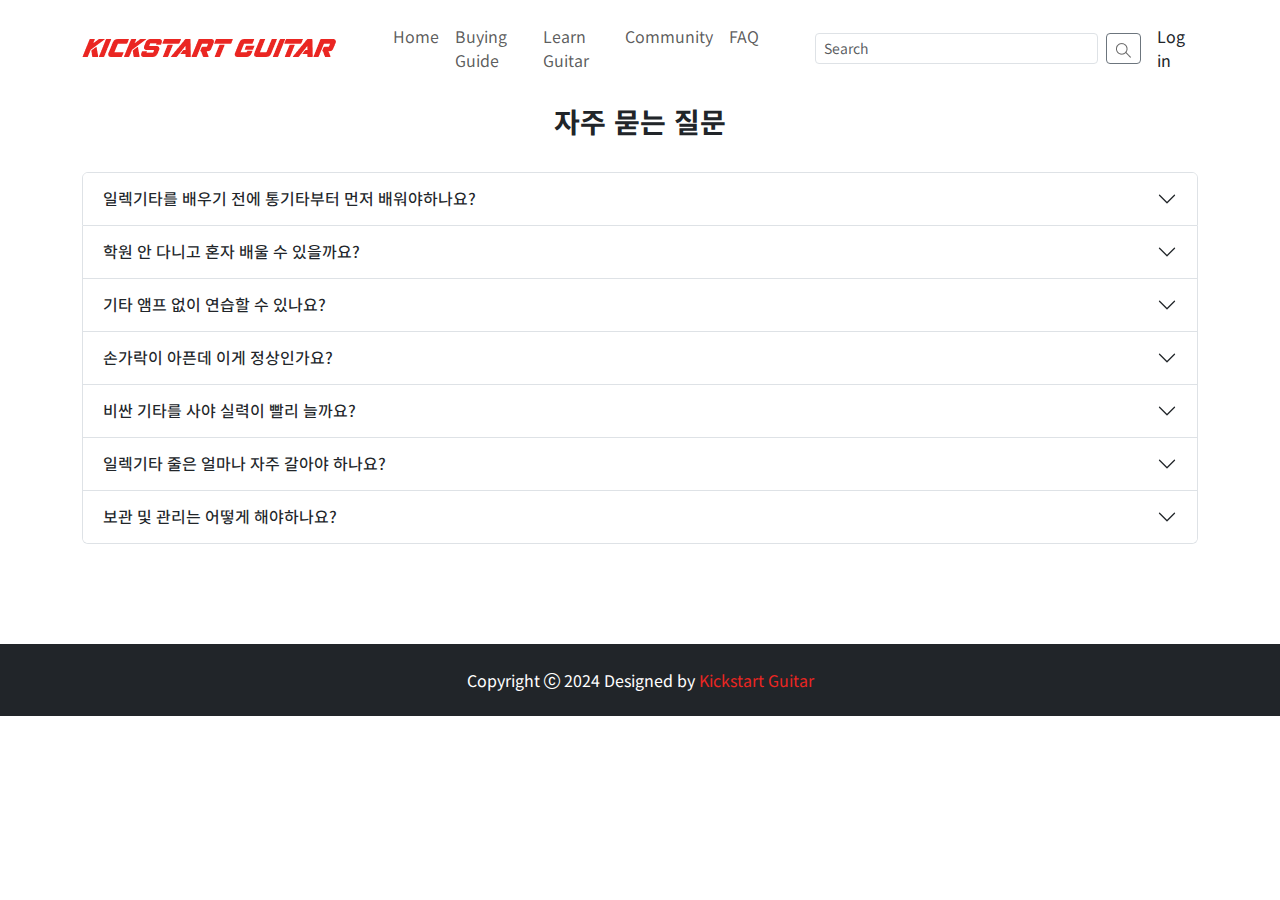
<file: FAQ.html>
<!doctype html>
<html lang="ko">
  <head>
    <meta charset="utf-8">
    <meta charset="utf-8">
    <meta name="viewport" content="width=device-width, initial-scale=1">
    <title>FAQ</title>
    <link href="https://cdn.jsdelivr.net/npm/bootstrap@5.3.3/dist/css/bootstrap.min.css" rel="stylesheet" integrity="sha384-QWTKZyjpPEjISv5WaRU9OFeRpok6YctnYmDr5pNlyT2bRjXh0JMhjY6hW+ALEwIH" crossorigin="anonymous">
    <link rel="stylesheet" href="style.css">
    <link rel="stylesheet" href="https://cdn.jsdelivr.net/npm/bootstrap-icons@1.11.3/font/bootstrap-icons.min.css">

    <link rel="preconnect" href="https://fonts.googleapis.com">
<link rel="preconnect" href="https://fonts.gstatic.com" crossorigin>
<link href="https://fonts.googleapis.com/css2?family=Gowun+Batang&family=Nanum+Gothic+Coding&family=Noto+Sans+KR:wght@100..900&family=Noto+Serif+KR:wght@200..900&family=Poor+Story&display=swap" rel="stylesheet">
</head>
<body data-bs-spy="scroll" data-bs-target="#nav-menu"></body>
<!--네비게이션 시작-->
<nav class="navbar navbar-expand-md bg-white navbar-white fixed-top"> 
    <div class="container">
            <img src="image/Logo.png" alt="로고"></a>

        <button class="navbar-toggler" type="button" data-bs-toggle="collapse" data-bs-target="#nav-menu"
            aria-controls="nav-menu" aria-expanded="false" aria-label="메뉴">
            <span class="navbar-toggler-icon"></span>
        </button>

        <div class="collapse navbar-collapse" id="nav-menu">
            <ul class="navbar-nav ms-5 my-2">
                <li class="nav-item" ><a class="nav-link" href="index.html">Home</a></li>
                <li class="nav-item"><a class="nav-link" href="buying guide.html">Buying Guide</a></li>
                <li class="nav-item"><a class="nav-link" href="learn guitar.html">Learn Guitar</a></li>
                <li class="nav-item"><a class="nav-link" href="community.html">Community</a></li>
                <li class="nav-item"><a class="nav-link" href="FAQ.html">FAQ</a></li>
            </ul>
        </div>
        <form class="d-flex ms-5" role="search">
            <input class="form-control form-control-sm me-2" type="search" placeholder="Search" aria-label="Search">
            <button class="btn btn-sm btn-outline-secondary" type="submit"><img src="image/search.png" alt="검색"></a>
            </button>
          </form>
          <div class="ms-3">Log in</div>
    </div>
</nav>
<!-- 네비게이션 끝 -->

<!-- 아코디언 시작-->
<section class ="container text-center"  style=" margin-top:100px; margin-bottom:100px;" >
    <b class="fw-bold mb-3 " style="font-size: 28px;"></h1>자주 묻는 질문</b>
    <div class="accordion" id="accordionPanelsStayOpenExample" style=" margin-top:30px;">
      <div class="accordion-item">
        <h2 class="accordion-header" >
          <button class="accordion-button collapsed" style="font-weight:450;" type="button" data-bs-toggle="collapse" data-bs-target="#panelsStayOpen-collapseOne" aria-expanded="false" aria-controls="panelsStayOpen-collapseTwo">
            일렉기타를 배우기 전에 통기타부터 먼저 배워야하나요?
          </button>
        </h2>
        <div id="panelsStayOpen-collapseOne" class="accordion-collapse collapse" data-bs-parent="#accordionFlushExample">
          <div class="accordion-body" style="background-color:#f3f3f3">
            통기타를 먼저 배운 상태라면 도움이 되긴 하겠지만, 꼭 먼저 배워야하는 것은 전혀 아니에요. <br> 두 악기의 음계는 동일하더라도 구조적 특징과 연주스타일 및 용도가 확연히 다르기 때문에 어느 한 쪽을 배웠더라도 적응기간이 필요해요.
          </div>
        </div>
      </div>
      <div class="accordion-item">
        <h2 class="accordion-header">
          <button class="accordion-button collapsed" style="font-weight:450;"type="button" data-bs-toggle="collapse" data-bs-target="#panelsStayOpen-collapseTwo" aria-expanded="false" aria-controls="panelsStayOpen-collapseTwo">
            학원 안 다니고 혼자 배울 수 있을까요?
          </button>
        </h2>
        <div id="panelsStayOpen-collapseTwo" class="accordion-collapse collapse" data-bs-parent="#accordionFlushExample">
          <div class="accordion-body" style="background-color:#f3f3f3">
            학원을 다니지 않고도 기타에 대한 열정과 의지만 있다면 혼자서도 얼마든지 배울 수 있어요. <br><strong>'Learn Guitar'</strong> 메뉴에 독학하는 분들을 위한 컨텐츠들을 많이 마련해두었으니, 참고하셔서 즐겁게 연주해보세요!
          </div>
        </div>
      </div>
      <div class="accordion-item">
        <h2 class="accordion-header">
          <button class="accordion-button collapsed" style="font-weight:450;"type="button" data-bs-toggle="collapse" data-bs-target="#panelsStayOpen-collapseThree" aria-expanded="false" aria-controls="panelsStayOpen-collapseThree">
            기타 앰프 없이 연습할 수 있나요?
          </button>
        </h2>
        <div id="panelsStayOpen-collapseThree" class="accordion-collapse collapse"  data-bs-parent="#accordionFlushExample">
          <div class="accordion-body" style="background-color:#f3f3f3">
            앰프 없이도 기타를 칠 순 있지만, 소리가 매우 작게 들릴거예요. <br> 앰프 대안으로는 헤드폰으로 소리를 들을 수 있어 혼자 조용히 연습할 수 있는 <strong>헤드셋 앰프</strong>, 컴퓨터에 연결해 소리를 녹음하거나 조절할 수 있는 <strong>오디오 인터페이스</strong>등이 있어요.<br>
            앰프 없이 연습을 하면 늦은 밤이나 새벽에 조용하게 연습할 수 있답니다!
          </div>
        </div>
      </div>
      <div class="accordion-item">
        <h2 class="accordion-header">
          <button class="accordion-button collapsed" style="font-weight:450;"type="button" data-bs-toggle="collapse" data-bs-target="#panelsStayOpen-collapseFour" aria-expanded="false" aria-controls="panelsStayOpen-collapseTwo">
            손가락이 아픈데 이게 정상인가요?
          </button>
        </h2>
        <div id="panelsStayOpen-collapseFour" class="accordion-collapse collapse" data-bs-parent="#accordionFlushExample">
          <div class="accordion-body"  style="background-color:#f3f3f3">
            네 지극히 정상입니다! <br>기타 줄을 손가락으로 계속 누르며 연주하기 때문이며, 시간이 지나면 굳은 살이 박히면서 자연스럽게 적응 될거예요.
          </div>
        </div>
      </div>
      <div class="accordion-item">
        <h2 class="accordion-header">
          <button class="accordion-button collapsed"style="font-weight:450;" type="button" data-bs-toggle="collapse" data-bs-target="#panelsStayOpen-collapseFive" aria-expanded="false" aria-controls="panelsStayOpen-collapseThree">
            비싼 기타를 사야 실력이 빨리 늘까요?
          </button>
        </h2>
        <div id="panelsStayOpen-collapseFive" class="accordion-collapse collapse" data-bs-parent="#accordionFlushExample">
          <div class="accordion-body" style="background-color:#f3f3f3">
            꼭 그렇지는 않아요! 초보자에게는 입문용 기타도 충분하며, 기타의 가격이나 품질보다 연습량과 꾸준함이 더 중요하답니다.
          </div>
        </div>
      </div>
      <div class="accordion-item">
        <h2 class="accordion-header">
          <button class="accordion-button collapsed"style="font-weight:450;" type="button" data-bs-toggle="collapse" data-bs-target="#panelsStayOpen-collapseSix" aria-expanded="false" aria-controls="panelsStayOpen-collapseThree">
            일렉기타 줄은 얼마나 자주 갈아야 하나요?
          </button>
        </h2>
        <div id="panelsStayOpen-collapseSix" class="accordion-collapse collapse" data-bs-parent="#accordionFlushExample">
          <div class="accordion-body" style="background-color:#f3f3f3">
            사용 빈도와 상태에 따라 다르지만, 일반적으로 <b>2~3개월마다</b> 갈아주는 것이 좋아요.
        </div>
        </div>   
      </div>
      <div class="accordion-item">
        <h2 class="accordion-header">
          <button class="accordion-button collapsed"style="font-weight:450;" type="button" data-bs-toggle="collapse" data-bs-target="#panelsStayOpen-collapseSeven" aria-expanded="false" aria-controls="panelsStayOpen-collapseThree">
            보관 및 관리는 어떻게 해야하나요?
          </button>
        </h2>
        <div id="panelsStayOpen-collapseSeven" class="accordion-collapse collapse" data-bs-parent="#accordionFlushExample">
          <div class="accordion-body" style="background-color:#f3f3f3">
           직사광선과 습기가 많은 곳은 피하세요. 그리고 케이스에 보관하면 기타를 안전하게 유지할 수 있어요.          
        </div>
        </div>
      </div>
    </div>
  </section>
  
  <!-- 아코디언 끝-->

  <!-- 풋터 시작 -->
<footer class="bg-dark text-white">
    <div class="container text-center">
        <p class="py-4 mb-0">Copyright <i class="bi bi-c-circle"></i> 2024 Designed by <a
                href="https://www.codethem.co.kr/" target="_blank"
                class="text-decoration-none" style="color: #EA2622">Kickstart Guitar </a></p>
    </div>
  </footer>
  <!-- 풋터 끝 -->
  
  
  <script src="https://cdn.jsdelivr.net/npm/bootstrap@5.3.3/dist/js/bootstrap.bundle.min.js" integrity="sha384-YvpcrYf0tY3lHB60NNkmXc5s9fDVZLESaAA55NDzOxhy9GkcIdslK1eN7N6jIeHz" crossorigin="anonymous"></script>
  </script>
  </html>
</file>
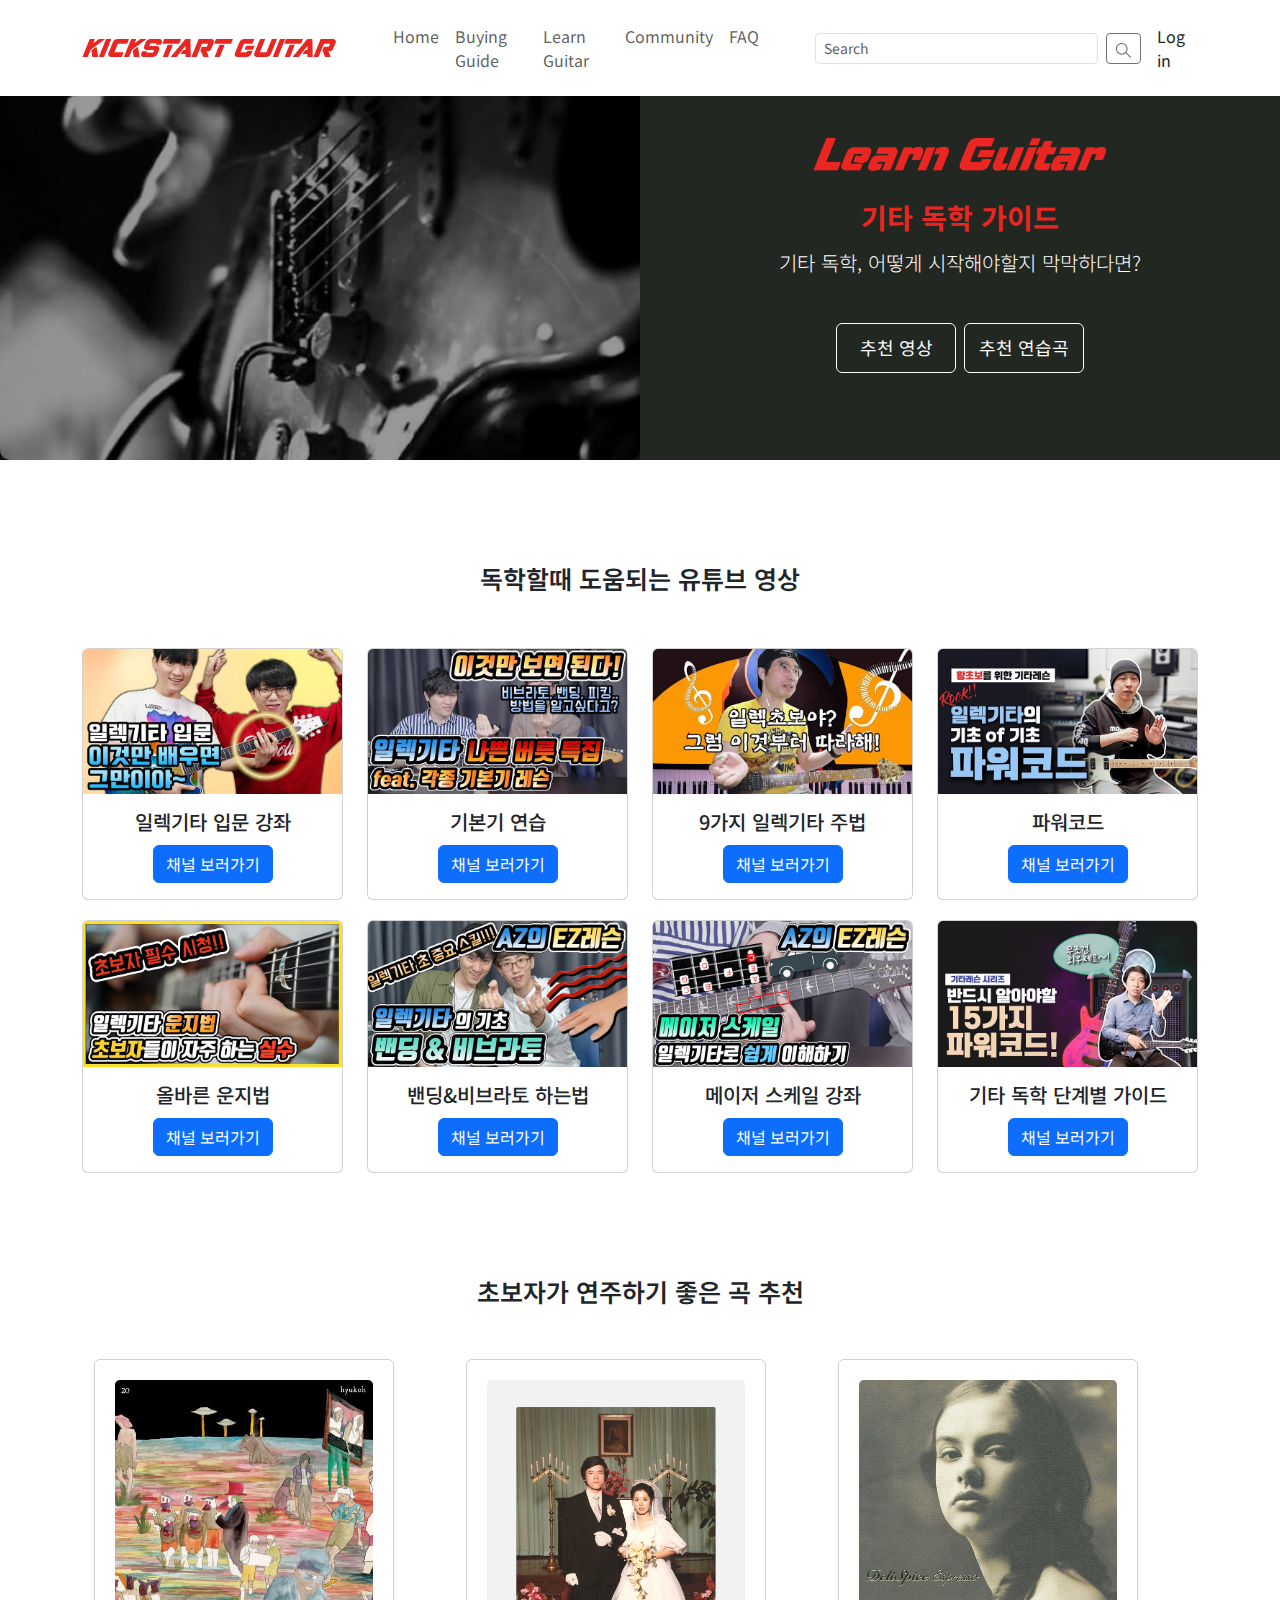
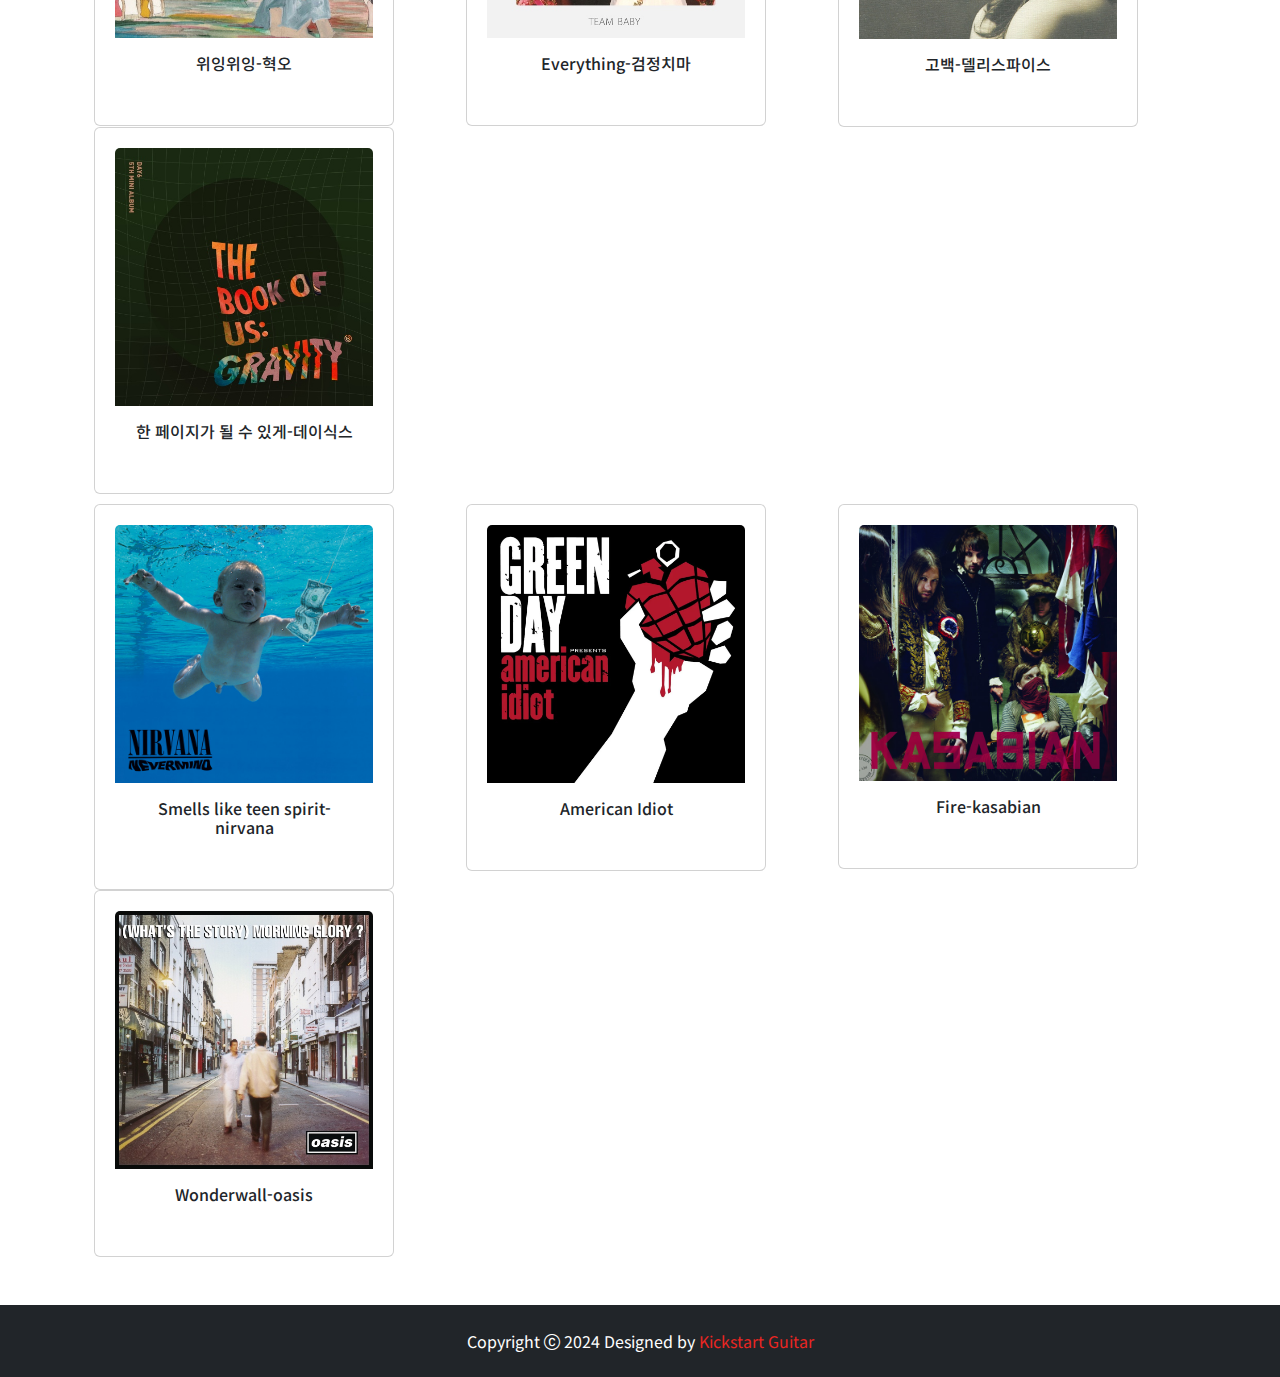
<file: learn guitar.html>
<!doctype html>
<html lang="ko">
  <head>
    <meta charset="utf-8">
    <meta charset="utf-8">
    <meta name="viewport" content="width=device-width, initial-scale=1">
    <title>Learn Guitar</title>
    <link href="https://cdn.jsdelivr.net/npm/bootstrap@5.3.3/dist/css/bootstrap.min.css" rel="stylesheet" integrity="sha384-QWTKZyjpPEjISv5WaRU9OFeRpok6YctnYmDr5pNlyT2bRjXh0JMhjY6hW+ALEwIH" crossorigin="anonymous">
    <link rel="stylesheet" href="learn.css">
    <link rel="stylesheet" href="https://cdn.jsdelivr.net/npm/bootstrap-icons@1.11.3/font/bootstrap-icons.min.css">

    <link rel="preconnect" href="https://fonts.googleapis.com">
<link rel="preconnect" href="https://fonts.gstatic.com" crossorigin>
<link href="https://fonts.googleapis.com/css2?family=Gowun+Batang&family=Nanum+Gothic+Coding&family=Noto+Sans+KR:wght@100..900&family=Noto+Serif+KR:wght@200..900&family=Poor+Story&display=swap" rel="stylesheet">
</head>
<body data-bs-spy="scroll" data-bs-target="#nav-menu"></body>
<!--네비게이션 시작-->
<nav class="navbar navbar-expand-md bg-white navbar-white fixed-top"> 
    <div class="container">
            <img src="image/Logo.png" alt="로고"></a>

        <button class="navbar-toggler" type="button" data-bs-toggle="collapse" data-bs-target="#nav-menu"
            aria-controls="nav-menu" aria-expanded="false" aria-label="메뉴">
            <span class="navbar-toggler-icon"></span>
        </button>

        <div class="collapse navbar-collapse" id="nav-menu">
            <ul class="navbar-nav ms-5 my-2">
                <li class="nav-item" ><a class="nav-link" href="index.html">Home</a></li>
                <li class="nav-item"><a class="nav-link" href="buying guide.html">Buying Guide</a></li>
                <li class="nav-item"><a class="nav-link" href="learn guitar.html">Learn Guitar</a></li>
                <li class="nav-item"><a class="nav-link" href="community.html">Community</a></li>
                <li class="nav-item"><a class="nav-link" href="FAQ.html">FAQ</a></li>
            </ul>
        </div>
        <form class="d-flex ms-5" role="search">
            <input class="form-control form-control-sm me-2" type="search" placeholder="Search" aria-label="Search">
            <button class="btn btn-sm btn-outline-secondary" type="submit"><img src="image/search.png" alt="검색"></a>
            </button>
          </form>
          <div class="ms-3">Log in</div>
    </div>
</nav>
<!-- 네비게이션 끝 -->

 <!-- 헤더 영역 시작 -->
  <header class="d-flex heigh-70px text-white" style="background-color: #222722;">
    <div class="d-flex justify-content-center align-items-center" style="width: 50%; background-color: #111;">
        <img src="image/guitar.png" 
          style="width: 100%; height: 100%; object-fit: cover; border-radius: 10px;">
      </div>

    <div class="d-flex flex-column justify-content-center align-items-center" style="width: 50%;">
      <div class="text-center">
        <img src="image/Learnguitar.png"style="margin-bottom: 30px; margin-top: 50px;"  >
        <h1 class="fw-bold mb-3" style="font-size: 28px; color: #EA2622">기타 독학 가이드</h1>
        <h4 class="mb-4" style="font-size: 20px; font-weight: 300; color: #ffffff">기타 독학, 어떻게 시작해야할지 막막하다면?</h4>
      </div>
  
      <div class="d-flex justify-content-center gap-2 mt-4">
        <a class="btn btn-outline-light" href="#youtube"style="width: 120px; height: 50px; font-size: 18px; padding:10px;">추천 영상</a>
        <a class="btn btn-outline-light" href="#song"style="width: 120px; height: 50px; font-size: 18px; padding:10px;">추천 연습곡</a>
      </div>
    </div>
  </header>
  <!--유튜브 시작-->  
  <section id="youtube"  class="container text-center " style=" margin-top:100px;">
    <div style=" margin-bottom:50px;" >독학할때 도움되는 유튜브 영상 </div>
    <div class="row justify-content-center mt-4"  >
      <div class="col-md-3">
        <div class="card" >
          <img src="image/youtube7.jpg" class="card-img-top" >
          <div class="card-body">
            <h5 class="card-text">일렉기타 입문 강좌</h5>
            <a href="https://www.youtube.com/watch?v=wylgoBqYwDk&pp=ygUT7J2866CJ6riw7YOAIOqwleyijA%3D%3D" class="btn btn-primary" target="_blank">채널 보러가기</a>
          </div>
        </div>
      </div>
      <div class="col-md-3">
        <div class="card">
          <img src="image/youtube2.jpg" class="card-img-top">
          <div class="card-body">
            <h5 class="card-text">기본기 연습</h5>
            <a href="https://www.youtube.com/watch?v=0c4Sq-5wd-M&pp=ygUT7J2866CJ6riw7YOAIOqwleyijA%3D%3D" class="btn btn-primary" target="_blank">채널 보러가기</a>
          </div>
        </div>
      </div>
      <div class="col-md-3">
        <div class="card">
          <img src="image/youtube3.jpg" class="card-img-top" >
          <div class="card-body">
            <h5 class="card-text">9가지 일렉기타 주법</h5>
            <a href="https://www.youtube.com/watch?v=cl6XtXnVTrU&pp=ygUT7J2866CJ6riw7YOAIOqwleyijA%3D%3D" class="btn btn-primary" target="_blank">채널 보러가기</a>
          </div>
        </div>
      </div>
      <div class="col-md-3">
        <div class="card" >
          <img src="image/youtube4.jpg" class="card-img-top" >
          <div class="card-body">
            <h5 class="card-text">파워코드</h5>
            <a href="https://www.youtube.com/watch?v=uJ6dTPydaEc&pp=ygUT7J2866CJ6riw7YOAIOqwleyijA%3D%3D" class="btn btn-primary" target="_blank">채널 보러가기</a>
          </div>
        </div>
      </div>
      <div class="col-md-3">
        <div class="card" style=" margin-top:20px;" >
          <img src="image/youtube5.jpg" class="card-img-top" >
          <div class="card-body">
            <h5 class="card-text">올바른 운지법</h5>
            <a href="https://www.youtube.com/watch?v=i7UG8Zrbm2k&pp=ygUT7J2866CJ6riw7YOAIOqwleyijA%3D%3D" class="btn btn-primary" target="_blank">채널 보러가기</a>
          </div>
        </div>
      </div>
      <div class="col-md-3">
        <div class="card" style=" margin-top:20px;">
          <img src="image/youtube6.jpg" class="card-img-top">
          <div class="card-body">
            <h5 class="card-text">밴딩&비브라토 하는법</h5>
            <a href="https://www.youtube.com/watch?v=x6QhGI5JzCE&pp=ygUT7J2866CJ6riw7YOAIOqwleyijA%3D%3D" class="btn btn-primary" target="_blank">채널 보러가기</a>
          </div>
        </div>
      </div>
      <div class="col-md-3">
        <div class="card" style=" margin-top:20px;">
          <img src="image/youtube1.jpg" class="card-img-top" >
          <div class="card-body">
            <h5 class="card-text">메이저 스케일 강좌</h5>
            <a href="https://www.youtube.com/channel3" class="btn btn-primary" target="_blank">채널 보러가기</a>
          </div>
        </div>
      </div>
      <div class="col-md-3">
        <div class="card" style=" margin-top:20px;">
          <img src="image/youtube8.jpg" class="card-img-top" >
          <div class="card-body">
            <h5 class="card-text">기타 독학 단계별 가이드</h5>
            <a href="https://www.youtube.com/channel4" class="btn btn-primary" target="_blank">채널 보러가기</a>
          </div>
        </div>
      </div>
    </div>
    </section>
<!--유튜브 끝--> 
  <!--추천곡 시작-->
  <div id="song" class="container text-center " style=" margin-top:100px;" id="title">
    <div>초보자가 연주하기 좋은 곡 추천</div>
  </div>
  <div class="container  overflow-hidden py-5 text-center">
    <div class="container text-center">
      <div class="row" style=" margin-bottom:10px;">
        <div class="col">
          <div class="card" style="width: 300px; padding: 20px;">
            <img src="image/song1.jpg" class="card-img-top">
            <div class="card-body">
              <h6 class="card-title">위잉위잉-혁오</h6>
              </p>
            </div>
          </div>
        </div>
        <div class="col">
          <div class="card" style="width: 300px; padding: 20px;">
            <img src="image/song2.jpg" class="card-img-top">
            <div class="card-body">
              <h6 class="card-title">Everything-검정치마</h6>
              </p>
            </div>
          </div>
        </div>
        <div class="col">
          <div class="card" style="width: 300px; padding: 20px;">
            <img src="image/song3.jpg" class="card-img-top">
            <div class="card-body">
              <h6 class="card-title">고백-델리스파이스</h6>
              </p>
            </div>
          </div>
        </div>
        <div class="col">
          <div class="card" style="width: 300px; padding: 20px;">
            <img src="image/song4.jpg" class="card-img-top">
            <div class="card-body">
              <h6 class="card-title">한 페이지가 될 수 있게-데이식스</h6>
              </p>
            </div>
          </div>
        </div>
      </div>
      <div class="row">
        <div class="col">
          <div class="card" style="width: 300px; padding: 20px;">
            <img src="image/song5.jpg" class="card-img-top">
            <div class="card-body">
              <h6 class="card-title">Smells like teen spirit-nirvana</h6>
              </p>
            </div>
          </div>
        </div>
        <div class="col">
          <div class="card" style="width: 300px; padding: 20px;">
            <img src="image/song6.jpg" class="card-img-top">
            <div class="card-body">
              <h6 class="card-title">American Idiot</h6>
              </p>
            </div>
          </div>
        </div>
        <div class="col">
          <div class="card" style="width: 300px; padding: 20px;">
            <img src="image/song7.jpg" class="card-img-top">
            <div class="card-body">
              <h6 class="card-title">Fire-kasabian</h6>
              </p>
            </div>
          </div>
        </div>
        <div class="col">
          <div class="card" style="width: 300px; padding: 20px;">
            <img src="image/song8.jpg" class="card-img-top">
            <div class="card-body">
              <h6 class="card-title">Wonderwall-oasis</h6>
              </p>
            </div>
          </div>
        </div>
      </div>
    </div>
    </div>
  
  <!--추천 끝-->
<!-- 풋터 시작 -->
<footer class="bg-dark text-white">
    <div class="container text-center">
        <p class="py-4 mb-0">Copyright <i class="bi bi-c-circle"></i> 2024 Designed by <a
                href="https://www.codethem.co.kr/" target="_blank"
                class="text-decoration-none" style="color: #EA2622">Kickstart Guitar </a></p>
    </div>
  </footer>
  <!-- 풋터 끝 -->
  
  
  <script src="https://cdn.jsdelivr.net/npm/bootstrap@5.3.3/dist/js/bootstrap.bundle.min.js" integrity="sha384-YvpcrYf0tY3lHB60NNkmXc5s9fDVZLESaAA55NDzOxhy9GkcIdslK1eN7N6jIeHz" crossorigin="anonymous"></script>
  </script>
  </html>
</file>
<file: style.css>
body {
  font-family: 'Noto Sans KR', sans-serif;
}

h1,
h2,
h3,
h4,
body {
  font-family: "Noto Sans KR", monospace;
  font-weight: 400;
  font-style: normal;

}

header {
  background-image: linear-gradient(to top, rgba(0, 0, 0, 0.8), rgba(0, 0, 0, 0.2)), url(image/Header.jpg);
  background-size: cover;
  background-position: center top;
  background-attachment: fixed;
}

.card {
  box-shadow: 0 4px 8px 0 rgba(0, 0, 0, 0.2);
  padding: 30px;
  text-align: center;
  font-weight: 400;
  font-size: 18px;
  background-color:#222722;
  border-radius: 200px;
}

#easy {
  background-image: url('image/easy.jpg');
  background-size: cover;
  text-align: center;
  font-size: 25px; 

  
}
#intro,#compare h4{
  font-size: 22px; 
  font-weight: 400;
}
#intro,#compare p{
  font-size: 28px; 
  font-weight: 700;
}
</file>
<file: buying.css>
body {
  font-family: 'Noto Sans KR', sans-serif;
}

h1,
h2,
h3,
h4,
body {
font-family: "Noto Sans KR", monospace;
font-weight: 400;
font-style: normal;

}
#type,#equipment,#model,#condition {
  font-size: 25px; 
  font-weight: 600;
}
#card {
  box-shadow: 0 4px 8px 0 rgba(0, 0, 0, 0.2);
  padding: 30px;
  text-align: center;
  font-weight: 400;
  font-size: 18px;
  background-color:#222722;
  border-radius: 7px;
}
</file>
<file: learn.css>
body {
    font-family: 'Noto Sans KR', sans-serif;
  }
  
  h1,
  h2,
  h3,
  h4,
  body {
  font-family: "Noto Sans KR", monospace;
  font-weight: 400;
  font-style: normal;
  
  }
  #youtube,#song{ 
    font-size: 25px; 
    font-weight: 600;
  }
  #card {
    box-shadow: 0 4px 8px 0 rgba(0, 0, 0, 0.2);
    padding: 30px;
    text-align: center;
    font-weight: 400;
    font-size: 18px;
    background-color:#222722;
    border-radius: 7px;
  }
</file>
